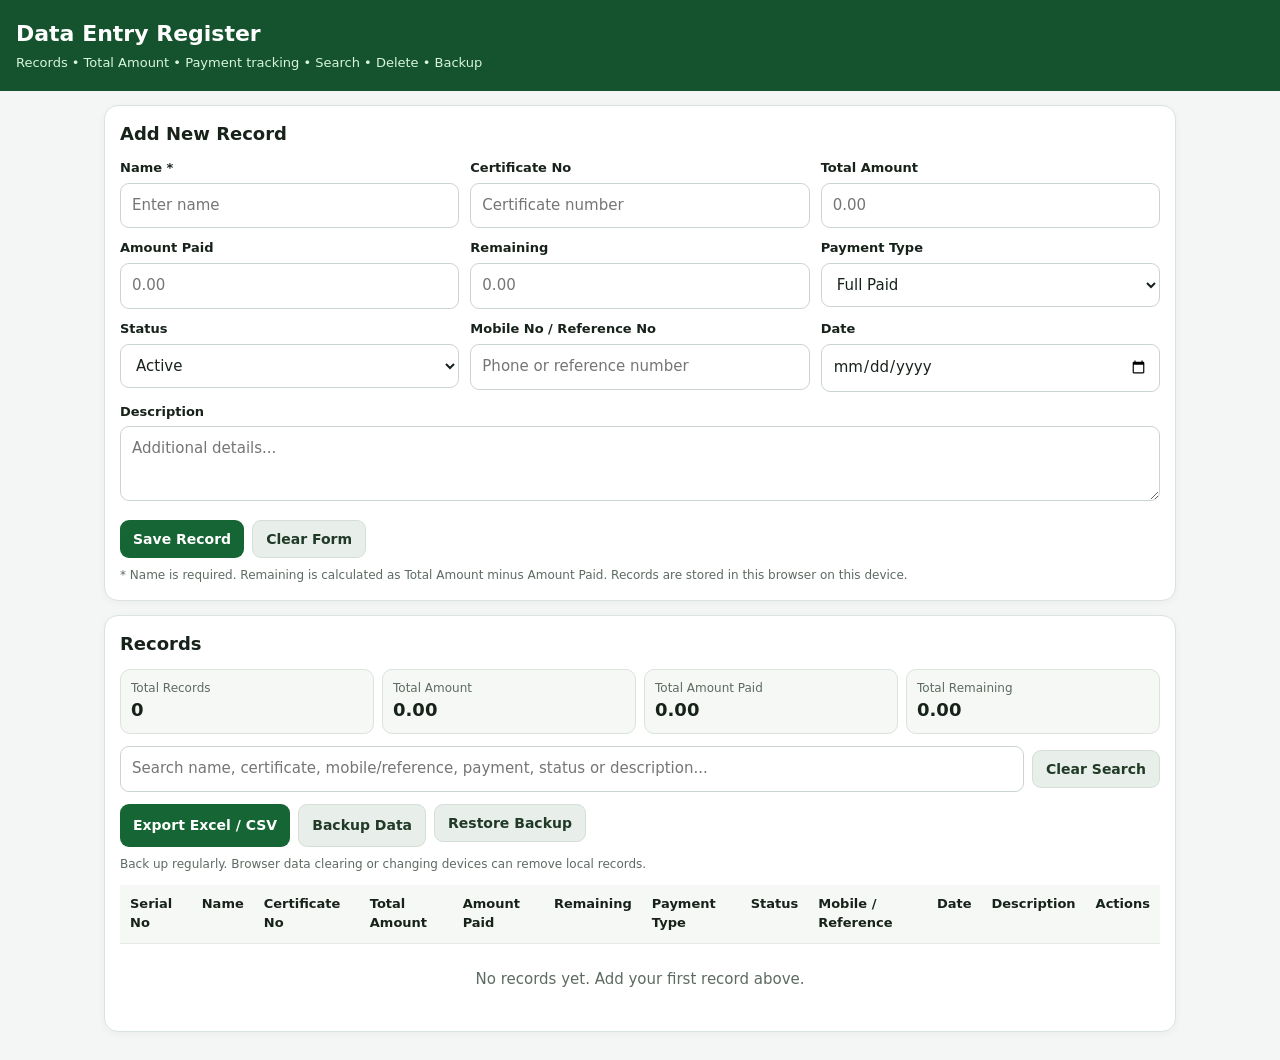
<file: index.html>
<!doctype html>
<html lang="en">
<head>
  <meta charset="utf-8">
  <meta name="viewport" content="width=device-width,initial-scale=1">
  <meta name="theme-color" content="#14532d">
  <meta name="mobile-web-app-capable" content="yes">
  <meta name="apple-mobile-web-app-capable" content="yes">
  <meta name="apple-mobile-web-app-status-bar-style" content="default">
  <link rel="manifest" href="./manifest.json">
  <link rel="apple-touch-icon" href="./icons/icon-192.png">
  <title>Data Entry Register v8</title>
  <style>
    :root{--g:#14532d;--g2:#166534;--bg:#f3f6f4;--line:#dbe3dd;--text:#17221a;--muted:#5d6b61}
    *{box-sizing:border-box}
    body{margin:0;background:var(--bg);color:var(--text);font:15px/1.45 system-ui,-apple-system,Segoe UI,Roboto,sans-serif}
    header{background:var(--g);color:#fff;padding:18px 16px}
    header h1{margin:0;font-size:22px}
    header p{margin:4px 0 0;color:#d9f5df;font-size:13px}
    main{max-width:1100px;margin:auto;padding:14px}
    .panel{background:#fff;border:1px solid var(--line);border-radius:14px;padding:15px;margin-bottom:14px;box-shadow:0 2px 8px #12220f0a}
    h2{font-size:18px;margin:0 0 12px}
    .grid{display:grid;grid-template-columns:repeat(2,minmax(0,1fr));gap:11px}
    label{display:block;font-weight:650;font-size:13px;margin-bottom:5px}
    input,select,textarea{width:100%;padding:11px;border:1px solid #cbd5ce;border-radius:9px;background:white;color:var(--text);font:inherit;min-width:0}
    textarea{min-height:75px;resize:vertical}
    .full{grid-column:1/-1}
    .buttons{display:flex;gap:8px;flex-wrap:wrap;margin-top:12px}
    button,.filebtn{border:0;border-radius:9px;padding:10px 13px;font:600 14px system-ui;cursor:pointer;background:var(--g2);color:white;display:inline-flex;align-items:center;justify-content:center}
    button.secondary,.filebtn.secondary{background:#e8eee9;color:#203a27;border:1px solid #d5dfd7}
    button.danger{background:#fee2e2;color:#991b1b}
    button.small{padding:7px 9px;font-size:12px}
    .searchrow{display:flex;gap:8px;align-items:center}
    .searchrow input{flex:1}
    .stats{display:grid;grid-template-columns:repeat(4,minmax(0,1fr));gap:8px;margin-bottom:12px}
    .stat{background:#f5f8f5;border:1px solid var(--line);padding:10px;border-radius:10px}
    .stat span{display:block;color:var(--muted);font-size:12px}
    .stat strong{font-size:18px;overflow-wrap:anywhere}
    .tablewrap{overflow-x:auto}
    table{border-collapse:collapse;width:100%;min-width:900px}
    th,td{text-align:left;padding:10px;border-bottom:1px solid #e5ebe6;vertical-align:top;font-size:13px}
    th{background:#f5f8f5;position:sticky;top:0}
    td .desc{white-space:pre-wrap;max-width:220px;overflow-wrap:anywhere}
    .pill{display:inline-block;border-radius:20px;padding:3px 8px;font-size:11px;font-weight:700;background:#e5e7eb;color:#374151}
    .paid{background:#dcfce7;color:#166534}
    .partial{background:#fef3c7;color:#92400e}
    .unpaid{background:#fee2e2;color:#991b1b}
    .active{background:#dbeafe;color:#1d4ed8}
    .empty{text-align:center;color:var(--muted);padding:25px}
    .note{font-size:12px;color:var(--muted);margin:9px 0 0}
    .hidden{display:none!important}
    @media(min-width:760px){.grid{grid-template-columns:repeat(3,minmax(0,1fr))}.full{grid-column:span 3}}
    @media(max-width:420px){main{padding:9px}.panel{padding:12px}.grid{gap:9px}.stats{grid-template-columns:1fr 1fr}.stats .stat:last-child{grid-column:auto}.searchrow{flex-direction:column;align-items:stretch}.searchrow button{width:100%}}

    /* Save Successful Pop-up Modal Styles */
    .modal-overlay{position:fixed;top:0;left:0;width:100%;height:100%;background:rgba(0,0,0,.55);display:flex;align-items:center;justify-content:center;z-index:99999;opacity:0;visibility:hidden;transition:opacity .25s ease,visibility .25s ease;backdrop-filter:blur(3px)}
    .modal-overlay.show{opacity:1;visibility:visible}
    .modal-box{background:#fff;border-radius:16px;width:90%;max-width:400px;padding:24px 20px;text-align:center;box-shadow:0 10px 30px rgba(0,0,0,.25);transform:scale(.85);transition:transform .25s cubic-bezier(.175,.885,.32,1.275)}
    .modal-overlay.show .modal-box{transform:scale(1)}
    .modal-icon{width:62px;height:62px;background:#dcfce7;color:#166534;border-radius:50%;display:inline-flex;align-items:center;justify-content:center;font-size:32px;font-weight:700;margin:0 auto 12px;border:2px solid #86efac}
    .modal-title{font-size:20px;font-weight:700;color:#14532d;margin:0 0 4px}
    .modal-subtitle{font-size:14px;color:#5d6b61;margin:0 0 14px}
    .modal-details{background:#f5f8f5;border:1px solid var(--line);border-radius:10px;padding:11px 13px;text-align:left;font-size:13px;margin-bottom:16px;line-height:1.6}
    .modal-details div{display:flex;justify-content:space-between;margin-bottom:3px}
    .modal-details div:last-child{margin-bottom:0}
    .modal-details strong{color:var(--text)}
    .modal-btn{background:var(--g2);color:#fff;border:0;border-radius:9px;padding:11px 20px;font:600 14px system-ui;cursor:pointer;width:100%}
    .modal-btn:hover{background:var(--g)}
  </style>
</head>
<body>
  <header>
    <h1>Data Entry Register</h1>
    <p>Records • Total Amount • Payment tracking • Search • Delete • Backup</p>
  </header>
  <main>
    <section class="panel">
      <h2 id="formTitle">Add New Record</h2>
      <form id="entryForm">
        <input type="hidden" id="recordId">
        <div class="grid">
          <div><label for="name">Name *</label><input id="name" required maxlength="120" placeholder="Enter name"></div>
          <div><label for="certificate">Certificate No</label><input id="certificate" maxlength="100" placeholder="Certificate number"></div>
          <div><label for="totalAmount">Total Amount</label><input id="totalAmount" type="number" min="0" step="0.01" inputmode="decimal" placeholder="0.00"></div>
          <div><label for="amountPaid">Amount Paid</label><input id="amountPaid" type="number" min="0" step="0.01" inputmode="decimal" placeholder="0.00"></div>
          <div><label for="remaining">Remaining</label><input id="remaining" type="number" min="0" step="0.01" inputmode="decimal" placeholder="0.00"></div>
          <div><label for="payment">Payment Type</label><select id="payment"><option>Full Paid</option><option>Partial Paid</option><option>Unpaid</option></select></div>
          <div><label for="status">Status</label><select id="status"><option>Active</option><option>Pending</option><option>Completed</option><option>On Hold</option><option>Inactive</option></select></div>
          <div><label for="mobile">Mobile No / Reference No</label><input id="mobile" maxlength="120" placeholder="Phone or reference number"></div>
          <div><label for="date">Date</label><input id="date" type="date"></div>
          <div class="full"><label for="description">Description</label><textarea id="description" maxlength="2000" placeholder="Additional details..."></textarea></div>
        </div>
        <div class="buttons">
          <button type="submit" id="saveBtn">Save Record</button>
          <button type="button" class="secondary" id="clearBtn">Clear Form</button>
        </div>
        <p class="note">* Name is required. Remaining is calculated as Total Amount minus Amount Paid. Records are stored in this browser on this device.</p>
      </form>
    </section>
    <section class="panel">
      <h2>Records</h2>
      <div class="stats">
        <div class="stat"><span>Total Records</span><strong id="totalCount">0</strong></div>
        <div class="stat"><span>Total Amount</span><strong id="totalAllAmount">0.00</strong></div>
        <div class="stat"><span>Total Amount Paid</span><strong id="totalPaid">0.00</strong></div>
        <div class="stat"><span>Total Remaining</span><strong id="totalRemaining">0.00</strong></div>
      </div>
      <div class="searchrow">
        <input id="search" placeholder="Search name, certificate, mobile/reference, payment, status or description...">
        <button type="button" class="secondary" id="clearSearch">Clear Search</button>
      </div>
      <div class="buttons">
        <button type="button" id="exportCsv">Export Excel / CSV</button>
        <button type="button" class="secondary" id="backup">Backup Data</button>
        <label class="filebtn secondary" for="restoreFile">Restore Backup</label>
        <input id="restoreFile" class="hidden" type="file" accept=".json,application/json">
      </div>
      <p class="note">Back up regularly. Browser data clearing or changing devices can remove local records.</p>
      <div class="tablewrap" style="margin-top:12px">
        <table>
          <thead>
            <tr>
              <th>Serial No</th><th>Name</th><th>Certificate No</th><th>Total Amount</th><th>Amount Paid</th><th>Remaining</th><th>Payment Type</th><th>Status</th><th>Mobile / Reference</th><th>Date</th><th>Description</th><th>Actions</th>
            </tr>
          </thead>
          <tbody id="recordsBody"></tbody>
        </table>
        <div id="empty" class="empty">No records yet. Add your first record above.</div>
      </div>
    </section>
  </main>

  <!-- Save Successful Pop-up Modal -->
  <div id="saveSuccessModal" class="modal-overlay" onclick="closeSaveSuccess(event)">
    <div class="modal-box" onclick="event.stopPropagation()">
      <div class="modal-icon">&#10003;</div>
      <h3 class="modal-title" id="modalTitle">Save Successful!</h3>
      <p class="modal-subtitle" id="modalSubtitle">রেকর্ড সফলভাবে সংরক্ষিত হয়েছে</p>
      <div class="modal-details" id="modalDetails"></div>
      <button type="button" class="modal-btn" onclick="closeSaveSuccess()">OK / ঠিক আছে</button>
    </div>
  </div>

  <script>
    const STORAGE_KEY='dataEntryRegister_v1';
    const $=id=>document.getElementById(id);
    let records=[];
    try{records=JSON.parse(localStorage.getItem(STORAGE_KEY)||'[]');if(!Array.isArray(records))records=[]}catch(e){records=[]}
    const fields=['name','certificate','totalAmount','amountPaid','remaining','payment','status','mobile','date','description'];
    
    function persist(){localStorage.setItem(STORAGE_KEY,JSON.stringify(records));render()}
    function esc(v){return String(v??'').replace(/[&<>"']/g,c=>({'&':'&amp;','<':'&lt;','>':'&gt;','"':'&quot;',"'":'&#39;'}[c]))}
    function money(v){return(Number(v)||0).toLocaleString('en-IN',{minimumFractionDigits:2,maximumFractionDigits:2})}
    function readForm(){
      const o={};
      fields.forEach(f=>o[f]=$(f).value.trim());
      o.totalAmount=Number(o.totalAmount)||0;
      o.amountPaid=Number(o.amountPaid)||0;
      o.remaining=Math.max(0,o.totalAmount-o.amountPaid);
      return o;
    }
    function resetForm(){
      $('entryForm').reset();
      $('recordId').value='';
      $('formTitle').textContent='Add New Record';
      $('saveBtn').textContent='Save Record';
      $('payment').value='Full Paid';
      $('status').value='Active';
    }

    $('entryForm').addEventListener('submit',e=>{
      e.preventDefault();
      const o=readForm();
      if(!o.name){alert('Please enter a name.');return}
      const id=$('recordId').value;
      const certKey=String(o.certificate||'').trim().toLowerCase();
      if(certKey){
        const duplicate=records.find(r=>String(r.certificate||'').trim().toLowerCase()===certKey&&r.id!==id);
        if(duplicate){
          alert('এই Certificate No আগে থেকেই এন্ট্রি করা আছে। অনুগ্রহ করে অন্য Certificate No দিন।');
          $('certificate').focus();
          return;
        }
      }
      if(id){
        const i=records.findIndex(r=>r.id===id);
        if(i>=0)records[i]={...records[i],...o,updatedAt:new Date().toISOString()};
      }else{
        records.unshift({...o,id:(crypto.randomUUID?crypto.randomUUID():String(Date.now())+Math.random()),createdAt:new Date().toISOString()});
      }
      const isUpdate = Boolean(id);
      persist();
      resetForm();
      showSaveSuccess(o, isUpdate);
    });

    $('clearBtn').addEventListener('click',resetForm);
    ['totalAmount','amountPaid'].forEach(id=>$(id).addEventListener('input',()=>{
      $('remaining').value=Math.max(0,(Number($('totalAmount').value)||0)-(Number($('amountPaid').value)||0)).toFixed(2);
    }));

    function editRecord(id){
      const r=records.find(x=>x.id===id);
      if(!r)return;
      fields.forEach(f=>$(f).value=r[f]??(f==='totalAmount'?0:''));
      $('remaining').value=Math.max(0,(Number($('totalAmount').value)||0)-(Number($('amountPaid').value)||0)).toFixed(2);
      $('recordId').value=id;
      $('formTitle').textContent='Edit Record';
      $('saveBtn').textContent='Update Record';
      window.scrollTo({top:0,behavior:'smooth'});
    }

    function deleteRecord(id){
      const r=records.find(x=>x.id===id);
      if(r&&confirm('Delete record for '+r.name+'? This cannot be undone unless you have a backup.')){
        records=records.filter(x=>x.id!==id);
        persist();
        if($('recordId').value===id)resetForm();
      }
    }

    function render(){
      const q=$('search').value.trim().toLowerCase(),list=records.filter(r=>fields.some(f=>String(r[f]??'').toLowerCase().includes(q)));
      $('recordsBody').innerHTML=list.map((r,index)=>{
        let p=r.payment||'Full Paid';
        if(p==='Fully Paid')p='Full Paid';
        if(p==='Partially Paid')p='Partial Paid';
        if(p==='Total Due')p='Unpaid';
        return `<tr>
          <td>${index+1}</td>
          <td><strong>${esc(r.name)}</strong></td>
          <td>${esc(r.certificate)}</td>
          <td>${money(r.totalAmount)}</td>
          <td>${money(r.amountPaid)}</td>
          <td>${money(r.remaining)}</td>
          <td><span class="pill ${p==='Full Paid'?'paid':p==='Unpaid'?'unpaid':'partial'}">${esc(p)}</span></td>
          <td><span class="pill ${r.status==='Active'||r.status==='Completed'?'active':''}">${esc(r.status)}</span></td>
          <td>${esc(r.mobile)}</td>
          <td>${esc(r.date)}</td>
          <td><div class="desc">${esc(r.description)}</div></td>
          <td>
            <div class="buttons" style="margin:0;flex-wrap:nowrap">
              <button class="small" data-edit="${esc(r.id)}">Edit</button>
              <button class="small danger" data-delete="${esc(r.id)}">Delete</button>
            </div>
          </td>
        </tr>`;
      }).join('');
      $('empty').classList.toggle('hidden',list.length>0);
      if(!list.length)$('empty').textContent=q?'No matching records found.':'No records yet. Add your first record above.';
      $('totalCount').textContent=records.length;
      $('totalAllAmount').textContent=money(records.reduce((s,r)=>s+(Number(r.totalAmount)||0),0));
      $('totalPaid').textContent=money(records.reduce((s,r)=>s+(Number(r.amountPaid)||0),0));
      $('totalRemaining').textContent=money(records.reduce((s,r)=>s+(Number(r.remaining)||0),0));
    }

    $('recordsBody').addEventListener('click',e=>{
      const a=e.target.closest('[data-edit]'),b=e.target.closest('[data-delete]');
      if(a)editRecord(a.dataset.edit);
      if(b)deleteRecord(b.dataset.delete);
    });

    $('search').addEventListener('input',render);
    $('clearSearch').addEventListener('click',()=>{
      $('search').value='';
      render();
    });

    function download(name,content,type){
      const blob=new Blob([content],{type}),url=URL.createObjectURL(blob),a=document.createElement('a');
      a.href=url;
      a.download=name;
      a.click();
      setTimeout(()=>URL.revokeObjectURL(url),1000);
    }

    $('exportCsv').addEventListener('click',()=>{
      const h=['Serial No','Name','Certificate No','Total Amount','Amount Paid','Remaining','Payment Type','Status','Mobile No / Reference No','Date','Description'],
            rows=records.map((r,index)=>[index+1,r.name,r.certificate,r.totalAmount??0,r.amountPaid,r.remaining,r.payment,r.status,r.mobile,r.date||'',r.description]);
      download('data-entry-records.csv','\ufeff'+[h,...rows].map(row=>row.map(v=>'"'+String(v??'').replace(/"/g,'""')+'"').join(',')).join('\r\n'),'text/csv;charset=utf-8;');
    });

    $('backup').addEventListener('click',()=>{
      download('data-entry-backup-'+new Date().toISOString().slice(0,10)+'.json',JSON.stringify({app:'Data Entry Register',version:3,exportedAt:new Date().toISOString(),records},null,2),'application/json');
    });

    $('restoreFile').addEventListener('change',async e=>{
      const file=e.target.files[0];
      if(!file)return;
      try{
        const data=JSON.parse(await file.text()),incoming=Array.isArray(data)?data:data.records;
        if(!Array.isArray(incoming))throw Error('Invalid backup');
        if(!confirm('Restore '+incoming.length+' records? This replaces current records. Export a backup first if needed.'))return;
        records=incoming.map(r=>({...r,id:String(r.id||((crypto.randomUUID&&crypto.randomUUID())||Date.now()+Math.random())),payment:({'Fully Paid':'Full Paid','Partially Paid':'Partial Paid','Total Due':'Unpaid'}[r.payment]||(['Full Paid','Partial Paid','Unpaid'].includes(r.payment)?r.payment:'Full Paid'))}));
        persist();
        resetForm();
        alert('Backup restored successfully');
      }catch(err){
        alert('Could not restore this file. Please choose a valid backup JSON file.');
      }finally{
        e.target.value='';
      }
    });

    render();
    if('serviceWorker' in navigator) window.addEventListener('load',()=>navigator.serviceWorker.register('./sw.js').catch(()=>{}));

    /* Modal Controller Functions */
    function showSaveSuccess(record, isUpdated) {
      $('modalTitle').textContent = isUpdated ? 'Update Successful!' : 'Save Successful!';
      $('modalSubtitle').textContent = isUpdated ? 'রেকর্ড সফলভাবে আপডেট করা হয়েছে' : 'রেকর্ড সফলভাবে সংরক্ষিত হয়েছে';
      $('modalDetails').innerHTML = '<div><span>Name:</span> <strong>' + esc(record.name) + '</strong></div>' +
        (record.certificate ? '<div><span>Certificate No:</span> <strong>' + esc(record.certificate) + '</strong></div>' : '') +
        '<div><span>Total Amount:</span> <strong>' + money(record.totalAmount) + '</strong></div>' +
        '<div><span>Amount Paid:</span> <strong>' + money(record.amountPaid) + '</strong></div>' +
        '<div><span>Remaining:</span> <strong>' + money(record.remaining) + '</strong></div>' +
        '<div><span>Payment:</span> <strong>' + esc(record.payment || 'Full Paid') + '</strong></div>';
      $('saveSuccessModal').classList.add('show');
    }

    function closeSaveSuccess() {
      $('saveSuccessModal').classList.remove('show');
    }

    document.addEventListener('keydown', function(e) {
      if (e.key === 'Escape') closeSaveSuccess();
    });
  </script>
</body>
  </html>
</file>
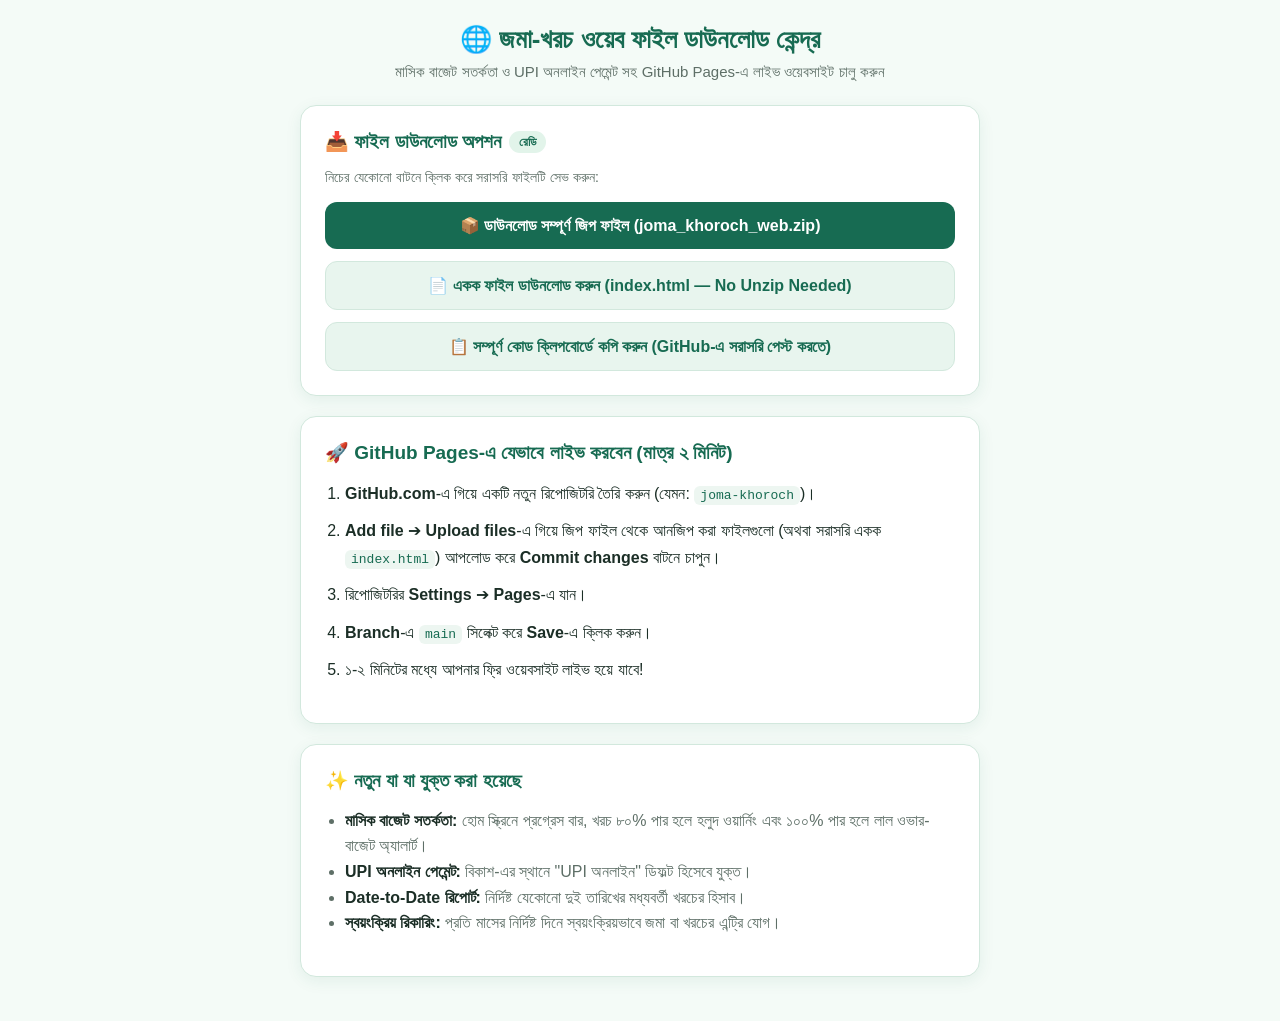
<file: download.html>
<!DOCTYPE html>
<html lang="bn">
<head>
  <meta charset="UTF-8">
  <meta name="viewport" content="width=device-width, initial-scale=1.0">
  <title>ডাউনলোড করুন • জমা-খরচ GitHub Pages ফাইল</title>
  <style>
    :root {
      --primary: #176b52;
      --primary-dark: #0f4d3a;
      --bg: #f4fbf7;
      --card-bg: #ffffff;
      --text: #1b2e26;
      --text-muted: #5e6f67;
      --border: #d2e8dd;
    }
    body {
      font-family: -apple-system, BlinkMacSystemFont, "Segoe UI", Roboto, "Hind Siliguri", sans-serif;
      background: var(--bg);
      color: var(--text);
      margin: 0;
      padding: 24px 16px;
      display: flex;
      justify-content: center;
    }
    .container {
      max-width: 680px;
      width: 100%;
    }
    .header {
      text-align: center;
      margin-bottom: 24px;
    }
    .header h1 {
      color: var(--primary);
      margin: 0 0 8px 0;
      font-size: 26px;
    }
    .header p {
      color: var(--text-muted);
      margin: 0;
      font-size: 15px;
    }
    .card {
      background: var(--card-bg);
      border: 1px solid var(--border);
      border-radius: 16px;
      padding: 24px;
      box-shadow: 0 4px 16px rgba(23, 107, 82, 0.08);
      margin-bottom: 20px;
    }
    .card h2 {
      margin-top: 0;
      font-size: 19px;
      color: var(--primary);
      display: flex;
      align-items: center;
      gap: 8px;
    }
    .btn-group {
      display: flex;
      flex-direction: column;
      gap: 12px;
      margin-top: 16px;
    }
    .btn {
      display: flex;
      align-items: center;
      justify-content: center;
      gap: 10px;
      padding: 14px 20px;
      border-radius: 12px;
      font-size: 16px;
      font-weight: 600;
      text-decoration: none;
      cursor: pointer;
      border: none;
      transition: all 0.2s ease;
    }
    .btn-primary {
      background: var(--primary);
      color: #ffffff;
    }
    .btn-primary:hover {
      background: var(--primary-dark);
      transform: translateY(-1px);
    }
    .btn-secondary {
      background: #e8f5ee;
      color: var(--primary);
      border: 1px solid var(--border);
    }
    .btn-secondary:hover {
      background: #d9efe4;
    }
    .badge {
      display: inline-block;
      padding: 4px 10px;
      border-radius: 20px;
      font-size: 12px;
      font-weight: bold;
      background: #e2f4ea;
      color: var(--primary);
    }
    .steps {
      padding-left: 20px;
      line-height: 1.7;
    }
    .steps li {
      margin-bottom: 10px;
    }
    code {
      background: #edf6f1;
      padding: 2px 6px;
      border-radius: 6px;
      font-family: monospace;
      color: var(--primary);
    }
    .toast {
      display: none;
      position: fixed;
      bottom: 24px;
      left: 50%;
      transform: translateX(-50%);
      background: #176b52;
      color: #fff;
      padding: 12px 24px;
      border-radius: 30px;
      box-shadow: 0 4px 12px rgba(0,0,0,0.15);
      font-weight: 600;
      z-index: 999;
    }
  </style>
</head>
<body>
  <div class="container">
    <div class="header">
      <h1>🌐 জমা-খরচ ওয়েব ফাইল ডাউনলোড কেন্দ্র</h1>
      <p>মাসিক বাজেট সতর্কতা ও UPI অনলাইন পেমেন্ট সহ GitHub Pages-এ লাইভ ওয়েবসাইট চালু করুন</p>
    </div>

    <!-- DOWNLOAD BUTTONS -->
    <div class="card">
      <h2>📥 ফাইল ডাউনলোড অপশন <span class="badge">রেডি</span></h2>
      <p style="color: var(--text-muted); font-size: 14px; margin-top: 4px;">
        নিচের যেকোনো বাটনে ক্লিক করে সরাসরি ফাইলটি সেভ করুন:
      </p>

      <div class="btn-group">
        <a href="joma_khoroch_web.zip" download="joma_khoroch_web.zip" class="btn btn-primary" id="downloadZipBtn">
          📦 ডাউনলোড সম্পূর্ণ জিপ ফাইল (joma_khoroch_web.zip)
        </a>
        <a href="web/index_standalone.html" download="index.html" class="btn btn-secondary" id="downloadHtmlBtn">
          📄 একক ফাইল ডাউনলোড করুন (index.html — No Unzip Needed)
        </a>
        <button type="button" class="btn btn-secondary" id="copyCodeBtn">
          📋 সম্পূর্ণ কোড ক্লিপবোর্ডে কপি করুন (GitHub-এ সরাসরি পেস্ট করতে)
        </button>
      </div>
    </div>

    <!-- QUICK GITHUB STEPS -->
    <div class="card">
      <h2>🚀 GitHub Pages-এ যেভাবে লাইভ করবেন (মাত্র ২ মিনিট)</h2>
      <ol class="steps">
        <li><strong>GitHub.com</strong>-এ গিয়ে একটি নতুন রিপোজিটরি তৈরি করুন (যেমন: <code>joma-khoroch</code>)।</li>
        <li><strong>Add file</strong> ➔ <strong>Upload files</strong>-এ গিয়ে জিপ ফাইল থেকে আনজিপ করা ফাইলগুলো (অথবা সরাসরি একক <code>index.html</code>) আপলোড করে <strong>Commit changes</strong> বাটনে চাপুন।</li>
        <li>রিপোজিটরির <strong>Settings</strong> ➔ <strong>Pages</strong>-এ যান।</li>
        <li><strong>Branch</strong>-এ <code>main</code> সিলেক্ট করে <strong>Save</strong>-এ ক্লিক করুন।</li>
        <li>১-২ মিনিটের মধ্যে আপনার ফ্রি ওয়েবসাইট লাইভ হয়ে যাবে!</li>
      </ol>
    </div>

    <!-- FEATURES INCLUDED -->
    <div class="card">
      <h2>✨ নতুন যা যা যুক্ত করা হয়েছে</h2>
      <ul style="padding-left: 20px; line-height: 1.6; color: var(--text-muted);">
        <li><strong style="color: var(--text);">মাসিক বাজেট সতর্কতা:</strong> হোম স্ক্রিনে প্রগ্রেস বার, খরচ ৮০% পার হলে হলুদ ওয়ার্নিং এবং ১০০% পার হলে লাল ওভার-বাজেট অ্যালার্ট।</li>
        <li><strong style="color: var(--text);">UPI অনলাইন পেমেন্ট:</strong> বিকাশ-এর স্থানে "UPI অনলাইন" ডিফল্ট হিসেবে যুক্ত।</li>
        <li><strong style="color: var(--text);">Date-to-Date রিপোর্ট:</strong> নির্দিষ্ট যেকোনো দুই তারিখের মধ্যবর্তী খরচের হিসাব।</li>
        <li><strong style="color: var(--text);">স্বয়ংক্রিয় রিকারিং:</strong> প্রতি মাসের নির্দিষ্ট দিনে স্বয়ংক্রিয়ভাবে জমা বা খরচের এন্ট্রি যোগ।</li>
      </ul>
    </div>
  </div>

  <div id="toast" class="toast">✅ কোড সফলভাবে কপি হয়েছে!</div>

  <script>
    document.getElementById('copyCodeBtn').addEventListener('click', async () => {
      try {
        const res = await fetch('web/index_standalone.html');
        const code = await res.text();
        await navigator.clipboard.writeText(code);
        const t = document.getElementById('toast');
        t.style.display = 'block';
        setTimeout(() => t.style.display = 'none', 3000);
      } catch (err) {
        alert('কপি করার জন্য web/index_standalone.html ফাইলটি ওপেন করে কোড কপি করুন।');
      }
    });
  </script>
</body>
</html>
</file>
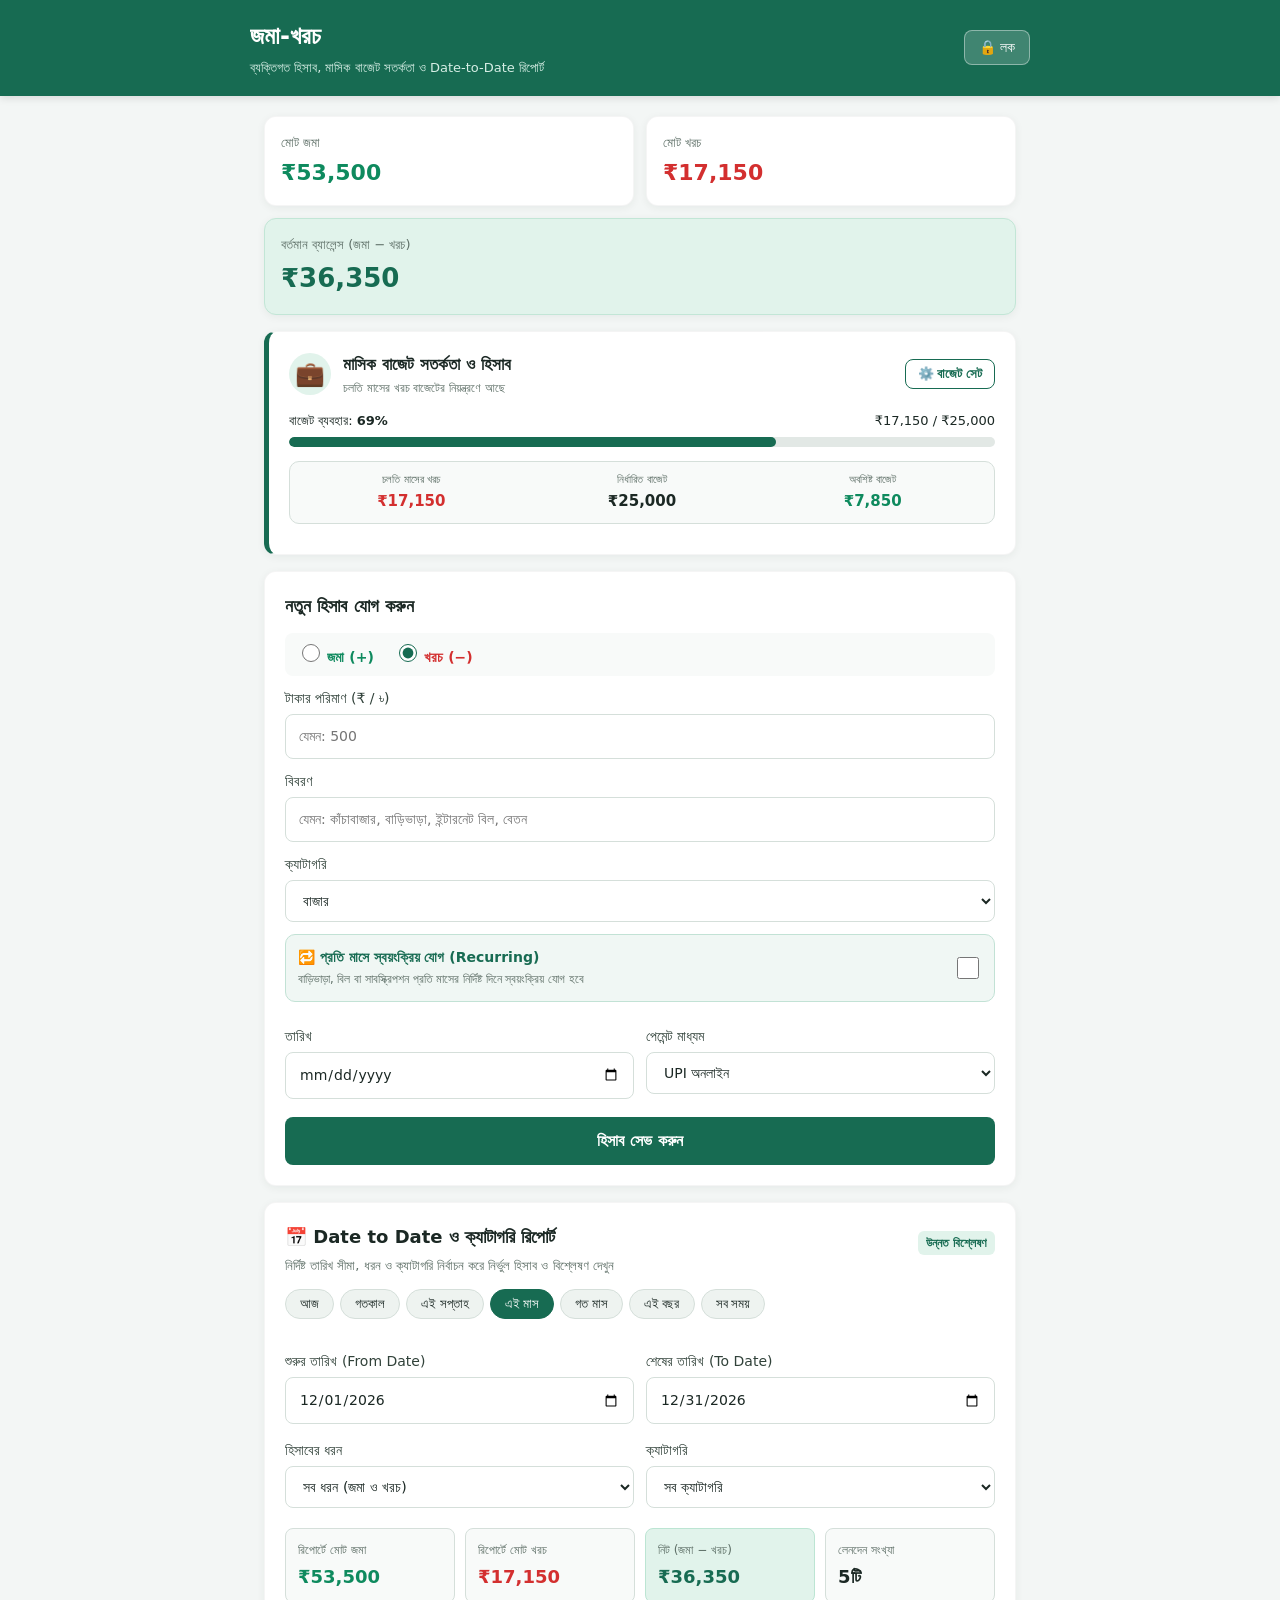
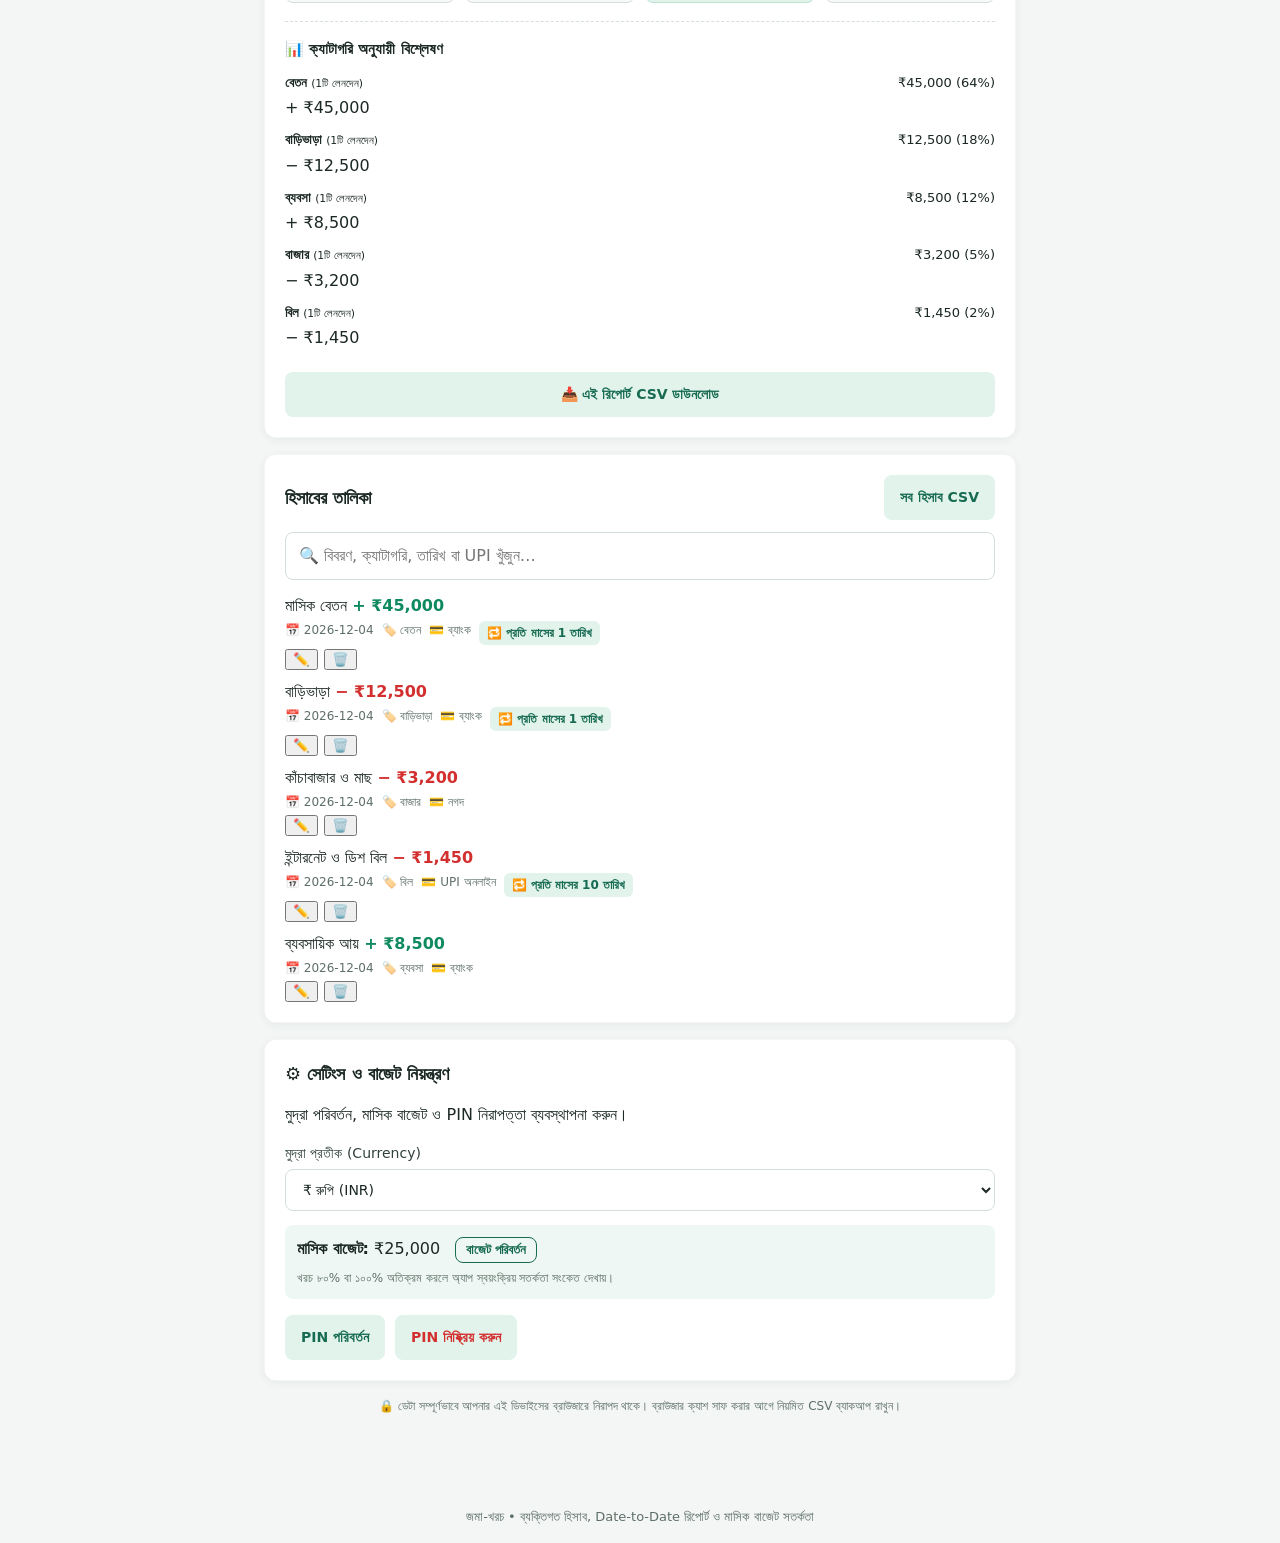
<file: index_standalone.html>
<!doctype html>
<html lang="bn">
<head>
  <meta charset="utf-8">
  <meta name="viewport" content="width=device-width, initial-scale=1">
  <meta name="theme-color" content="#176b52">
  <title>জমা-খরচ • ব্যক্তিগত হিসাব, বাজেট সতর্কতা ও রিপোর্ট</title>
  <style>
* {
  box-sizing: border-box;
}

:root {
  --primary: #176b52;
  --primary-dark: #0f4b39;
  --primary-light: #e1f3eb;
  --income: #0e8a5e;
  --income-bg: #e2f6ee;
  --expense: #d32f2f;
  --expense-bg: #ffebee;
  --bg: #f3f6f5;
  --surface: #ffffff;
  --text: #1b2824;
  --text-muted: #5e6f67;
  --border: #d5dfda;
  --radius: 12px;
}

body {
  margin: 0;
  background: var(--bg);
  color: var(--text);
  font-family: system-ui, -apple-system, "Segoe UI", Roboto, "Noto Sans Bengali", sans-serif;
  line-height: 1.5;
}

header {
  background: var(--primary);
  color: white;
  padding: 18px max(16px, calc((100% - 780px) / 2));
  display: flex;
  align-items: center;
  justify-content: space-between;
  gap: 12px;
  box-shadow: 0 2px 8px rgba(0, 0, 0, 0.12);
}

h1 {
  margin: 0;
  font-size: 24px;
  font-weight: 700;
}

header p {
  margin: 4px 0 0;
  color: #d6eee5;
  font-size: 13px;
}

.headbtn {
  background: rgba(255, 255, 255, 0.18);
  color: white;
  border: 1px solid rgba(255, 255, 255, 0.4);
  border-radius: 8px;
  padding: 8px 14px;
  font-size: 14px;
  cursor: pointer;
  transition: background 0.2s;
}

.headbtn:hover {
  background: rgba(255, 255, 255, 0.3);
}

main {
  max-width: 780px;
  margin: 20px auto;
  padding: 0 14px 40px;
}

.summary {
  display: grid;
  grid-template-columns: 1fr 1fr;
  gap: 12px;
  margin-bottom: 16px;
}

.tile {
  background: var(--surface);
  border-radius: var(--radius);
  padding: 16px;
  box-shadow: 0 2px 8px rgba(16, 43, 32, 0.06);
  border: 1px solid rgba(0, 0, 0, 0.04);
}

.tile span {
  display: block;
  font-size: 13px;
  color: var(--text-muted);
}

.tile strong {
  display: block;
  font-size: 22px;
  margin-top: 4px;
  font-weight: 700;
}

.incomeText {
  color: var(--income);
}

.expenseText {
  color: var(--expense);
}

.balance {
  grid-column: 1 / -1;
  background: var(--primary-light);
  border: 1px solid #c2e6d6;
}

.balance strong {
  color: var(--primary);
  font-size: 26px;
}

.panel {
  background: var(--surface);
  border-radius: var(--radius);
  padding: 20px;
  margin-bottom: 16px;
  box-shadow: 0 2px 8px rgba(16, 43, 32, 0.06);
  border: 1px solid rgba(0, 0, 0, 0.04);
}

h2 {
  font-size: 18px;
  margin: 0 0 14px;
  color: var(--text);
}

.sectionSub {
  font-size: 13px;
  color: var(--text-muted);
  margin: -8px 0 14px;
}

.reportTitleRow {
  display: flex;
  align-items: center;
  justify-content: space-between;
}

.badge {
  background: var(--primary-light);
  color: var(--primary);
  font-size: 12px;
  padding: 3px 8px;
  border-radius: 6px;
  font-weight: 600;
}

.panel label {
  display: block;
  font-size: 14px;
  margin: 12px 0 4px;
  color: #31423a;
  font-weight: 500;
}

.panel input:not([type=radio]):not([type=checkbox]),
.panel select,
.lockCard input {
  display: block;
  width: 100%;
  margin-top: 5px;
  padding: 11px 13px;
  border: 1px solid var(--border);
  border-radius: 8px;
  background: white;
  font: inherit;
  color: var(--text);
  outline: none;
  transition: border-color 0.2s;
}

.panel input:focus,
.panel select:focus,
.lockCard input:focus {
  border-color: var(--primary);
  box-shadow: 0 0 0 3px rgba(23, 107, 82, 0.15);
}

.typeRow {
  display: flex;
  gap: 20px;
  margin-bottom: 12px;
  padding: 8px 12px;
  background: #f8faf9;
  border-radius: 8px;
}

.radioLabel {
  display: flex;
  align-items: center;
  gap: 8px;
  cursor: pointer;
  margin: 0 !important;
}

.radioLabel input {
  accent-color: var(--primary);
  width: 18px;
  height: 18px;
}

.incomeTag {
  color: var(--income);
  font-weight: 700;
}

.expenseTag {
  color: var(--expense);
  font-weight: 700;
}

.formGrid2 {
  display: grid;
  grid-template-columns: 1fr 1fr;
  gap: 12px;
}

.formBtns {
  display: flex;
  gap: 10px;
  margin-top: 14px;
}

.primary, .secondary {
  border: 0;
  border-radius: 8px;
  padding: 12px 16px;
  font: inherit;
  font-weight: 600;
  cursor: pointer;
  transition: opacity 0.2s, background 0.2s;
}

.primary {
  width: 100%;
  background: var(--primary);
  color: white;
}

.primary:hover {
  background: var(--primary-dark);
}

.secondary {
  background: var(--primary-light);
  color: var(--primary);
  font-size: 14px;
}

.secondary:hover {
  background: #cfeedf;
}

.full {
  width: 100%;
  margin-top: 12px;
}

.presetButtons {
  display: flex;
  gap: 6px;
  overflow-x: auto;
  padding-bottom: 8px;
  margin-bottom: 12px;
}

.presetBtn {
  background: #eef3f0;
  border: 1px solid var(--border);
  color: var(--text);
  border-radius: 20px;
  padding: 6px 14px;
  font-size: 13px;
  cursor: pointer;
  white-space: nowrap;
  transition: all 0.2s;
}

.presetBtn.active, .presetBtn:hover {
  background: var(--primary);
  color: white;
  border-color: var(--primary);
}

.dateRangeRow, .reportFilterRow {
  display: grid;
  grid-template-columns: 1fr 1fr;
  gap: 12px;
}

.reportGrid {
  display: grid;
  grid-template-columns: repeat(auto-fit, minmax(140px, 1fr));
  gap: 10px;
  margin: 16px 0;
}

.reportStat {
  background: #f8faf9;
  border: 1px solid var(--border);
  padding: 12px;
  border-radius: 8px;
}

.reportStat span {
  display: block;
  font-size: 12px;
  color: var(--text-muted);
}

.reportStat strong {
  display: block;
  font-size: 18px;
  margin-top: 4px;
}

.reportStat.highlight {
  background: var(--primary-light);
  border-color: #bce5d3;
}

.reportStat.highlight strong {
  color: var(--primary);
}

.categoryBreakdownSection {
  margin-top: 18px;
  border-top: 1px dashed var(--border);
  padding-top: 16px;
}

.categoryBreakdownSection h3 {
  font-size: 15px;
  margin: 0 0 12px;
  color: var(--text);
}

.catBarItem {
  margin-bottom: 10px;
}

.catBarHead {
  display: flex;
  justify-content: space-between;
  font-size: 13px;
  margin-bottom: 4px;
}

.catProgressBg {
  background: #e2e8e5;
  height: 8px;
  border-radius: 4px;
  overflow: hidden;
}

.catProgressFill {
  height: 100%;
  border-radius: 4px;
  background: var(--primary);
  transition: width 0.3s;
}

.catProgressFill.expenseFill {
  background: var(--expense);
}

.catProgressFill.incomeFill {
  background: var(--income);
}

.listHead {
  display: flex;
  align-items: center;
  justify-content: space-between;
  margin-bottom: 12px;
}

.listHead h2 {
  margin: 0;
}

.search {
  margin-bottom: 14px;
}

.entriesList {
  display: flex;
  flex-direction: column;
  gap: 10px;
}

.entryItem {
  display: flex;
  justify-content: space-between;
  align-items: center;
  background: #f9fbf9;
  border: 1px solid var(--border);
  padding: 12px 14px;
  border-radius: 10px;
  transition: transform 0.15s, box-shadow 0.15s;
}

.entryItem:hover {
  box-shadow: 0 2px 6px rgba(0, 0, 0, 0.05);
}

.entryMain strong {
  font-size: 15px;
  color: var(--text);
}

.entryMeta {
  display: flex;
  flex-wrap: wrap;
  gap: 8px;
  font-size: 12px;
  color: var(--text-muted);
  margin-top: 3px;
}

.catPill {
  background: #e6eee9;
  color: #2b493e;
  padding: 2px 6px;
  border-radius: 4px;
  font-weight: 500;
}

.recurringPill {
  background: var(--primary-light);
  color: var(--primary);
  padding: 2px 6px;
  border-radius: 4px;
  font-weight: 600;
}

.entryMoney {
  text-align: right;
}

.entryAmount {
  font-size: 16px;
  font-weight: 700;
}

.entryActions {
  display: flex;
  gap: 6px;
  margin-top: 4px;
}

.btnAction {
  background: transparent;
  border: 1px solid var(--border);
  border-radius: 6px;
  padding: 3px 8px;
  font-size: 12px;
  cursor: pointer;
}

.btnAction.edit:hover {
  background: var(--primary-light);
  color: var(--primary);
}

.btnAction.delete:hover {
  background: var(--expense-bg);
  color: var(--expense);
}

.empty {
  text-align: center;
  color: var(--text-muted);
  padding: 24px 0;
  font-size: 14px;
}

.settingsButtons {
  display: flex;
  gap: 10px;
  margin-top: 12px;
}

.text-danger {
  color: var(--expense);
}

.notice {
  font-size: 12px;
  color: var(--text-muted);
  text-align: center;
  margin: 16px 0;
}

.lockScreen {
  position: fixed;
  inset: 0;
  background: rgba(16, 43, 32, 0.7);
  backdrop-filter: blur(4px);
  display: flex;
  align-items: center;
  justify-content: center;
  padding: 16px;
  z-index: 999;
}

.lockCard {
  background: white;
  width: 100%;
  max-width: 380px;
  padding: 28px;
  border-radius: 16px;
  text-align: center;
  box-shadow: 0 10px 30px rgba(0, 0, 0, 0.2);
}

.lockIcon {
  font-size: 40px;
  margin-bottom: 8px;
}

.lockCard h2 {
  margin: 0 0 6px;
}

.lockCard p {
  color: var(--text-muted);
  font-size: 14px;
  margin: 0 0 16px;
}

.error {
  color: var(--expense);
  font-size: 13px;
  margin-top: 10px;
}

footer {
  text-align: center;
  padding: 16px;
  font-size: 13px;
  color: var(--text-muted);
}

/* --- MONTHLY BUDGET ALERT CARD & MODAL --- */
.budgetCard {
  border-left: 5px solid var(--primary);
  background: var(--surface);
  transition: all 0.3s ease;
}

.budgetCard.warning {
  border-left-color: #e65100;
  background: #fff9f4;
}

.budgetCard.exceeded {
  border-left-color: #d32f2f;
  background: #fff5f5;
}

.budgetHeader {
  display: flex;
  align-items: center;
  justify-content: space-between;
  gap: 12px;
  margin-bottom: 14px;
}

.budgetTitleGroup {
  display: flex;
  align-items: center;
  gap: 12px;
}

.budgetIcon {
  font-size: 24px;
  background: var(--primary-light);
  width: 42px;
  height: 42px;
  border-radius: 50%;
  display: flex;
  align-items: center;
  justify-content: center;
}

.budgetCard.warning .budgetIcon {
  background: #ffe0b2;
}

.budgetCard.exceeded .budgetIcon {
  background: #ffcdd2;
}

.budgetHeader h3 {
  margin: 0;
  font-size: 17px;
  font-weight: 700;
}

.budgetSubtitle {
  margin: 2px 0 0;
  font-size: 12px;
  color: var(--text-muted);
}

.budgetCard.warning .budgetSubtitle {
  color: #e65100;
  font-weight: 600;
}

.budgetCard.exceeded .budgetSubtitle {
  color: #d32f2f;
  font-weight: 600;
}

.btnOutline {
  background: transparent;
  color: var(--primary);
  border: 1px solid var(--primary);
  border-radius: 8px;
  padding: 6px 12px;
  font-size: 13px;
  font-weight: 600;
  cursor: pointer;
  transition: all 0.2s;
}

.btnOutline:hover {
  background: var(--primary-light);
}

.budgetProgressWrap {
  margin-bottom: 14px;
}

.budgetProgressLabels {
  display: flex;
  justify-content: space-between;
  font-size: 13px;
  margin-bottom: 6px;
}

.progressBarTrack {
  background: #e2e8e5;
  height: 10px;
  border-radius: 5px;
  overflow: hidden;
  position: relative;
}

.progressBarFill {
  height: 100%;
  background: var(--primary);
  border-radius: 5px;
  transition: width 0.4s ease, background 0.3s ease;
}

.progressBarFill.warning {
  background: #e65100;
}

.progressBarFill.exceeded {
  background: #d32f2f;
}

.budgetStatsGrid {
  display: grid;
  grid-template-columns: 1fr 1fr 1fr;
  gap: 8px;
  background: #f8faf9;
  border-radius: 10px;
  padding: 10px;
  margin-bottom: 10px;
  border: 1px solid var(--border);
}

.budgetStat {
  text-align: center;
}

.budgetStat span {
  display: block;
  font-size: 11px;
  color: var(--text-muted);
}

.budgetStat strong {
  display: block;
  font-size: 15px;
  margin-top: 2px;
}

.budgetAlertBanner {
  background: #ffebee;
  border: 1px solid #ffcdd2;
  color: #c62828;
  padding: 10px 12px;
  border-radius: 8px;
  font-size: 13px;
  font-weight: 500;
}

.budgetAlertBanner.warning {
  background: #fff3e0;
  border-color: #ffe0b2;
  color: #e65100;
}

.formBudgetWarning {
  background: #ffebee;
  border: 1px solid #ef9a9a;
  color: #c62828;
  padding: 8px 12px;
  border-radius: 8px;
  font-size: 13px;
  margin-bottom: 10px;
  font-weight: 500;
}

/* Modal Overlay & Card */
.modalOverlay {
  position: fixed;
  inset: 0;
  background: rgba(16, 43, 32, 0.65);
  backdrop-filter: blur(4px);
  display: flex;
  align-items: center;
  justify-content: center;
  padding: 16px;
  z-index: 1000;
}

.modalCard {
  background: white;
  width: 100%;
  max-width: 440px;
  padding: 24px;
  border-radius: 16px;
  box-shadow: 0 10px 30px rgba(0, 0, 0, 0.2);
}

.modalHeader {
  display: flex;
  align-items: center;
  justify-content: space-between;
}

.modalHeader h3 {
  margin: 0;
  font-size: 18px;
}

.closeBtn {
  background: transparent;
  border: none;
  font-size: 24px;
  cursor: pointer;
  color: var(--text-muted);
}

.chipBtn {
  background: #eef7f3;
  color: var(--primary);
  border: 1px solid #c2e2d5;
  border-radius: 16px;
  padding: 5px 12px;
  font-size: 12px;
  cursor: pointer;
  transition: all 0.2s;
}

.chipBtn:hover, .chipBtn.active {
  background: var(--primary);
  color: white;
}

@media (max-width: 600px) {
  .dateRangeRow, .reportFilterRow, .formGrid2, .budgetStatsGrid {
    grid-template-columns: 1fr;
  }
}

</style>
</head>
<body>
  <header>
    <div>
      <h1>জমা-খরচ</h1>
      <p>ব্যক্তিগত হিসাব, মাসিক বাজেট সতর্কতা ও Date-to-Date রিপোর্ট</p>
    </div>
    <div class="header-actions">
      <button id="lockNow" class="headbtn" title="অ্যাপ লক করুন">🔒 লক</button>
    </div>
  </header>

  <!-- Lock Screen Overlay -->
  <section id="lockScreen" class="lockScreen" style="display: none;">
    <div class="lockCard">
      <div class="lockIcon">🔐</div>
      <h2 id="lockTitle">জমা-খরচ আনলক করুন</h2>
      <p id="lockText">আপনার PIN/পাসওয়ার্ড লিখুন</p>
      
      <form id="unlockForm">
        <input id="pinInput" type="password" autocomplete="current-password" placeholder="PIN / পাসওয়ার্ড" required>
        <button class="primary" type="submit">আনলক</button>
        <div style="margin-top: 12px; display: flex; flex-direction: column; gap: 8px;">
          <button id="resetPinBtn" type="button" class="secondary" style="width: 100%; border: 1px dashed #176b52; background: #eef7f3; cursor: pointer; padding: 10px; font-weight: 600;">
            🔓 PIN রিসেট করে সরাসরি প্রবেশ করুন
          </button>
        </div>
      </form>

      <div id="setupArea" hidden>
        <p>প্রথমবার ব্যবহারের জন্য একটি PIN তৈরি করতে পারেন (ঐচ্ছিক)।</p>
        <form id="setupForm">
          <input id="newPin" type="password" autocomplete="new-password" placeholder="নতুন PIN / পাসওয়ার্ড" minlength="4" required>
          <input id="confirmPin" type="password" autocomplete="new-password" placeholder="আবার লিখুন" minlength="4" required>
          <button class="primary" type="submit">PIN সেট করুন</button>
        </form>
        <button id="bypassPinBtn" type="button" class="secondary" style="width: 100%; margin-top: 10px;">
          পাসওয়ার্ড ছাড়া সরাসরি ব্যবহার করুন
        </button>
      </div>

      <p id="lockError" class="error" role="alert"></p>
    </div>
  </section>

  <!-- Main Application -->
  <main id="app">
    <!-- Lifetime Overall Summary -->
    <section class="summary">
      <div class="tile">
        <span>মোট জমা</span>
        <strong id="totalIncome" class="incomeText">₹০</strong>
      </div>
      <div class="tile">
        <span>মোট খরচ</span>
        <strong id="totalExpense" class="expenseText">₹০</strong>
      </div>
      <div class="tile balance">
        <span>বর্তমান ব্যালেন্স (জমা − খরচ)</span>
        <strong id="balance">₹০</strong>
      </div>
    </section>

    <!-- MONTHLY BUDGET ALERT & TRACKER SECTION -->
    <section class="panel budgetCard" id="budgetCard">
      <div class="budgetHeader">
        <div class="budgetTitleGroup">
          <div class="budgetIcon" id="budgetIcon">💼</div>
          <div>
            <h3>মাসিক বাজেট সতর্কতা ও হিসাব</h3>
            <p id="budgetAlertSubtitle" class="budgetSubtitle">চলতি মাসের খরচ বাজেটের নিয়ন্ত্রণে আছে</p>
          </div>
        </div>
        <button type="button" id="openBudgetModal" class="btnOutline" title="বাজেট পরিবর্তন করুন">⚙️ বাজেট সেট</button>
      </div>

      <div class="budgetProgressWrap">
        <div class="budgetProgressLabels">
          <span id="budgetUsageLabel">বাজেট ব্যবহার: <strong>0%</strong></span>
          <span id="budgetSpentRatio">₹০ / ₹২৫,০০০</span>
        </div>
        <div class="progressBarTrack">
          <div id="progressBarFill" class="progressBarFill" style="width: 0%;"></div>
        </div>
      </div>

      <div class="budgetStatsGrid">
        <div class="budgetStat">
          <span>চলতি মাসের খরচ</span>
          <strong id="budgetThisMonthExpense" class="expenseText">₹০</strong>
        </div>
        <div class="budgetStat">
          <span>নির্ধারিত বাজেট</span>
          <strong id="budgetMonthlyLimit">₹২৫,০০০</strong>
        </div>
        <div class="budgetStat">
          <span id="budgetRemainingLabel">অবশিষ্ট বাজেট</span>
          <strong id="budgetRemainingAmount" class="incomeText">₹২৫,০০০</strong>
        </div>
      </div>

      <div id="budgetAlertBanner" class="budgetAlertBanner" style="display: none;">
        <span id="budgetAlertMsg"></span>
      </div>
    </section>

    <!-- New Entry Form -->
    <section class="panel">
      <h2 id="formTitle">নতুন হিসাব যোগ করুন</h2>
      <form id="entryForm">
        <input id="editId" type="hidden">
        
        <div class="typeRow">
          <label class="radioLabel">
            <input type="radio" name="type" value="income"> <span class="incomeTag">জমা (+)</span>
          </label>
          <label class="radioLabel">
            <input type="radio" name="type" value="expense" checked> <span class="expenseTag">খরচ (−)</span>
          </label>
        </div>

        <label>
          টাকার পরিমাণ (<span class="currencySymbolDisplay">₹</span> / ৳)
          <input id="amount" type="number" min="0.01" step="0.01" placeholder="যেমন: 500" required>
        </label>

        <!-- REAL-TIME BUDGET WARNING IN FORM -->
        <div id="formBudgetWarning" class="formBudgetWarning" style="display: none;">
          <span id="formBudgetWarningMsg"></span>
        </div>

        <label>
          বিবরণ
          <input id="note" maxlength="100" placeholder="যেমন: কাঁচাবাজার, বাড়িভাড়া, ইন্টারনেট বিল, বেতন" required>
        </label>

        <label>
          ক্যাটাগরি
          <select id="category">
            <option value="বাজার">বাজার</option>
            <option value="বাড়িভাড়া">বাড়িভাড়া</option>
            <option value="বিল">বিল</option>
            <option value="সাবস্ক্রিপশন/ফি">সাবস্ক্রিপশন/ফি</option>
            <option value="বেতন">বেতন</option>
            <option value="ব্যবসা">ব্যবসা</option>
            <option value="যাতায়াত">যাতায়াত</option>
            <option value="চিকিৎসা">চিকিৎসা</option>
            <option value="শিক্ষা">শিক্ষা</option>
            <option value="সঞ্চয়">সঞ্চয়</option>
            <option value="জমা/সঞ্চয়">জমা/সঞ্চয়</option>
            <option value="ঋণ">ঋণ</option>
            <option value="উপহার">উপহার</option>
            <option value="বিনোদন">বিনোদন</option>
            <option value="অন্যান্য">অন্যান্য</option>
          </select>
        </label>

        <!-- RECURRING MONTHLY FEATURE TOGGLE -->
        <div class="recurringBox" style="background: #f0f7f4; border: 1px solid #c2e2d5; border-radius: 10px; padding: 12px; margin: 12px 0;">
          <label style="display: flex; align-items: center; justify-content: space-between; margin: 0; cursor: pointer;">
            <span>
              <strong style="color: #176b52;">🔁 প্রতি মাসে স্বয়ংক্রিয় যোগ (Recurring)</strong><br>
              <small style="color: #5e6f67;">বাড়িভাড়া, বিল বা সাবস্ক্রিপশন প্রতি মাসের নির্দিষ্ট দিনে স্বয়ংক্রিয় যোগ হবে</small>
            </span>
            <input type="checkbox" id="isRecurring" style="width: 22px; height: 22px; accent-color: #176b52; cursor: pointer;">
          </label>

          <div id="recurringDayWrap" style="display: none; margin-top: 10px; border-top: 1px dashed #c2e2d5; padding-top: 8px;">
            <label style="margin: 0; font-size: 13px; font-weight: 600; color: #176b52;">
              প্রতি মাসের কত তারিখে যোগ হবে?
              <select id="recurringDay" style="margin-top: 6px;">
                <option value="1">১ তারিখ</option>
                <option value="5">৫ তারিখ</option>
                <option value="10">১০ তারিখ</option>
                <option value="15">১৫ তারিখ</option>
                <option value="20">২০ তারিখ</option>
                <option value="25">২৫ তারিখ</option>
                <option value="28">২৮ তারিখ</option>
                <option value="30">৩০ তারিখ</option>
              </select>
            </label>
          </div>
        </div>

        <div class="formGrid2">
          <label>
            তারিখ
            <input id="date" type="date" required>
          </label>
          <label>
            পেমেন্ট মাধ্যম
            <select id="paymentMethod">
              <option value="নগদ">নগদ</option>
              <option value="UPI অনলাইন" selected>UPI অনলাইন</option>
              <option value="ব্যাংক">ব্যাংক</option>
              <option value="কার্ড">কার্ড</option>
              <option value="অন্যান্য">অন্যান্য</option>
            </select>
          </label>
        </div>

        <div class="formBtns">
          <button class="primary" type="submit" id="saveBtn">হিসাব সেভ করুন</button>
          <button class="secondary" type="button" id="cancelEdit" hidden>বাতিল</button>
        </div>
      </form>
    </section>

    <!-- POWERFUL DATE TO DATE REPORT SECTION -->
    <section class="panel reportPanel">
      <div class="reportTitleRow">
        <h2>📅 Date to Date ও ক্যাটাগরি রিপোর্ট</h2>
        <span class="badge">উন্নত বিশ্লেষণ</span>
      </div>
      <p class="sectionSub">নির্দিষ্ট তারিখ সীমা, ধরন ও ক্যাটাগরি নির্বাচন করে নির্ভুল হিসাব ও বিশ্লেষণ দেখুন</p>

      <div class="presetButtons">
        <button type="button" class="presetBtn" data-preset="today">আজ</button>
        <button type="button" class="presetBtn" data-preset="yesterday">গতকাল</button>
        <button type="button" class="presetBtn" data-preset="this_week">এই সপ্তাহ</button>
        <button type="button" class="presetBtn active" data-preset="this_month">এই মাস</button>
        <button type="button" class="presetBtn" data-preset="last_month">গত মাস</button>
        <button type="button" class="presetBtn" data-preset="this_year">এই বছর</button>
        <button type="button" class="presetBtn" data-preset="all">সব সময়</button>
      </div>

      <div class="dateRangeRow">
        <label>
          শুরুর তারিখ (From Date)
          <input id="reportStartDate" type="date">
        </label>
        <label>
          শেষের তারিখ (To Date)
          <input id="reportEndDate" type="date">
        </label>
      </div>

      <div class="reportFilterRow">
        <label>
          হিসাবের ধরন
          <select id="reportFilterType">
            <option value="all">সব ধরন (জমা ও খরচ)</option>
            <option value="income">শুধু জমা (+)</option>
            <option value="expense">শুধু খরচ (−)</option>
          </select>
        </label>
        <label>
          ক্যাটাগরি
          <select id="reportFilterCategory">
            <option value="all">সব ক্যাটাগরি</option>
            <option value="বাজার">বাজার</option>
            <option value="বাড়িভাড়া">বাড়িভাড়া</option>
            <option value="বিল">বিল</option>
            <option value="সাবস্ক্রিপশন/ফি">সাবস্ক্রিপশন/ফি</option>
            <option value="বেতন">বেতন</option>
            <option value="ব্যবসা">ব্যবসা</option>
            <option value="যাতায়াত">যাতায়াত</option>
            <option value="চিকিৎসা">চিকিৎসা</option>
            <option value="শিক্ষা">শিক্ষা</option>
            <option value="সঞ্চয়">সঞ্চয়</option>
            <option value="জমা/সঞ্চয়">জমা/সঞ্চয়</option>
            <option value="ঋণ">ঋণ</option>
            <option value="উপহার">উপহার</option>
            <option value="বিনোদন">বিনোদন</option>
            <option value="অন্যান্য">অন্যান্য</option>
          </select>
        </label>
      </div>

      <div class="reportGrid">
        <div class="reportStat">
          <span>রিপোর্টে মোট জমা</span>
          <strong id="reportIncome" class="incomeText">₹০</strong>
        </div>
        <div class="reportStat">
          <span>রিপোর্টে মোট খরচ</span>
          <strong id="reportExpense" class="expenseText">₹০</strong>
        </div>
        <div class="reportStat highlight">
          <span>নিট (জমা − খরচ)</span>
          <strong id="reportNet">₹০</strong>
        </div>
        <div class="reportStat">
          <span>লেনদেন সংখ্যা</span>
          <strong id="reportCount">০টি</strong>
        </div>
      </div>

      <div class="categoryBreakdownSection" id="categoryBreakdownWrapper">
        <h3>📊 ক্যাটাগরি অনুযায়ী বিশ্লেষণ</h3>
        <div id="categoryBars" class="categoryBars"></div>
      </div>

      <div class="reportActionButtons">
        <button id="exportReportCsv" class="secondary full">📥 এই রিপোর্ট CSV ডাউনলোড</button>
      </div>
    </section>

    <!-- Transactions List & Search -->
    <section class="panel">
      <div class="listHead">
        <h2>হিসাবের তালিকা</h2>
        <button id="exportAllCsv" class="secondary">সব হিসাব CSV</button>
      </div>

      <input id="search" class="search" placeholder="🔍 বিবরণ, ক্যাটাগরি, তারিখ বা UPI খুঁজুন…">

      <div class="entriesList" id="entries"></div>
      <p id="empty" class="empty" hidden>কোনো হিসাব পাওয়া যায়নি।</p>
    </section>

    <!-- Security & Settings Panel -->
    <section class="panel security">
      <h2>⚙️ সেটিংস ও বাজেট নিয়ন্ত্রণ</h2>
      <p>মুদ্রা পরিবর্তন, মাসিক বাজেট ও PIN নিরাপত্তা ব্যবস্থাপনা করুন।</p>
      
      <div class="settingsRow">
        <label>
          মুদ্রা প্রতীক (Currency)
          <select id="currencySelect">
            <option value="₹">₹ রুপি (INR)</option>
            <option value="৳">৳ টাকা (BDT)</option>
            <option value="$">$ ডলার (USD)</option>
          </select>
        </label>
      </div>

      <div style="margin-top: 14px; padding: 12px; background: #eef7f3; border-radius: 8px;">
        <strong>মাসিক বাজেট:</strong> <span id="settingsCurrentBudget">₹২৫,০০০</span>
        <button type="button" id="settingsEditBudgetBtn" class="btnOutline" style="margin-left: 10px; padding: 4px 10px; font-size: 13px;">বাজেট পরিবর্তন</button>
        <p style="margin: 6px 0 0; font-size: 12px; color: var(--text-muted);">
          খরচ ৮০% বা ১০০% অতিক্রম করলে অ্যাপ স্বয়ংক্রিয় সতর্কতা সংকেত দেখায়।
        </p>
      </div>

      <div class="settingsButtons" style="margin-top: 16px;">
        <button id="changePin" class="secondary">PIN পরিবর্তন</button>
        <button id="removePin" class="secondary text-danger">PIN নিষ্ক্রিয় করুন</button>
      </div>
    </section>

    <p class="notice">
      🔒 ডেটা সম্পূর্ণভাবে আপনার এই ডিভাইসের ব্রাউজারে নিরাপদ থাকে। ব্রাউজার ক্যাশ সাফ করার আগে নিয়মিত CSV ব্যাকআপ রাখুন।
    </p>
  </main>

  <!-- Budget Setting Modal -->
  <div id="budgetModal" class="modalOverlay" style="display: none;">
    <div class="modalCard">
      <div class="modalHeader">
        <h3>💰 মাসিক বাজেট নির্ধারণ</h3>
        <button type="button" id="closeBudgetModal" class="closeBtn">&times;</button>
      </div>
      <p style="font-size: 13px; color: var(--text-muted); margin-top: 4px;">
        প্রতি মাসের সর্বোচ্চ খরচের লক্ষ্য নির্ধারণ করুন। খরচের পরিমাণ ৮০% বা ১০০% হলে অ্যাপ আপনাকে স্বয়ংক্রিয় সতর্কতা সংকেত প্রদর্শন করবে।
      </p>

      <form id="budgetForm">
        <label style="margin-top: 12px; display: block; font-weight: 600;">
          মাসিক বাজেট সীমা (<span class="currencySymbolDisplay">₹</span>)
          <input type="number" id="budgetInputModal" min="100" step="100" placeholder="যেমন: 25000" required>
        </label>

        <div style="margin-top: 10px;">
          <small style="color: var(--text-muted); font-weight: 600;">দ্রুত পছন্দ করুন:</small>
          <div class="quickChips" style="display: flex; flex-wrap: wrap; gap: 6px; margin-top: 6px;">
            <button type="button" class="chipBtn" data-val="10000">₹১০,০০০</button>
            <button type="button" class="chipBtn" data-val="20000">₹২০,০০০</button>
            <button type="button" class="chipBtn" data-val="25000">₹২৫,০০০</button>
            <button type="button" class="chipBtn" data-val="35000">₹৩৫,০০০</button>
            <button type="button" class="chipBtn" data-val="50000">₹৫০,০০০</button>
          </div>
        </div>

        <div class="formBtns" style="margin-top: 16px;">
          <button type="submit" class="primary" style="flex: 1;">সংরক্ষণ করুন</button>
          <button type="button" id="cancelBudgetModal" class="secondary">বাতিল</button>
        </div>
      </form>
    </div>
  </div>

  <footer>জমা-খরচ • ব্যক্তিগত হিসাব, Date-to-Date রিপোর্ট ও মাসিক বাজেট সতর্কতা</footer>

  <script>
// DOM helper
const $ = id => document.getElementById(id);

// Storage keys
const STORAGE_KEY = 'joma-khoroch-v2-records';
const PIN_KEY = 'joma-khoroch-v2-pin';
const CURRENCY_KEY = 'joma-khoroch-currency';
const BUDGET_KEY = 'joma-khoroch-monthly-budget';

// State
let records = [];
try {
  records = JSON.parse(localStorage.getItem(STORAGE_KEY) || '[]');
  if (!Array.isArray(records)) records = [];
} catch (e) {
  records = [];
}

// Convert any legacy "বিকাশ" payment method to "UPI অনলাইন"
records.forEach(r => {
  if (r.paymentMethod === 'বিকাশ') {
    r.paymentMethod = 'UPI অনলাইন';
  }
});

let activeCurrency = localStorage.getItem(CURRENCY_KEY) || '₹';
let monthlyBudget = Number(localStorage.getItem(BUDGET_KEY)) || 25000;
let unlocked = false;

// Helpers
const pad = n => String(n).padStart(2, '0');
const formatDate = d => `${d.getFullYear()}-${pad(d.getMonth() + 1)}-${pad(d.getDate())}`;

const today = new Date();
const todayStr = formatDate(today);
const currentYearMonth = `${today.getFullYear()}-${pad(today.getMonth() + 1)}`;

// Format Money
function money(amount) {
  const num = Number(amount) || 0;
  const formatted = new Intl.NumberFormat('en-IN', {
    maximumFractionDigits: 2,
    minimumFractionDigits: 0
  }).format(num);
  return `${activeCurrency}${formatted}`;
}

// Persist records
function persist() {
  localStorage.setItem(STORAGE_KEY, JSON.stringify(records));
  render();
}

// --- MONTHLY BUDGET CALCULATION ---
function getBudgetStatus() {
  const thisMonthExpenses = records
    .filter(r => r.type === 'expense' && (r.date || todayStr).startsWith(currentYearMonth))
    .reduce((sum, r) => sum + (Number(r.amount) || 0), 0);

  const pct = monthlyBudget > 0 ? Math.round((thisMonthExpenses / monthlyBudget) * 100) : 0;
  const remaining = Math.max(0, monthlyBudget - thisMonthExpenses);
  const isExceeded = monthlyBudget > 0 && thisMonthExpenses > monthlyBudget;
  const isWarning = monthlyBudget > 0 && pct >= 80 && !isExceeded;

  return {
    limit: monthlyBudget,
    spent: thisMonthExpenses,
    remaining: remaining,
    over: isExceeded ? (thisMonthExpenses - monthlyBudget) : 0,
    pct: pct,
    isWarning: isWarning,
    isExceeded: isExceeded
  };
}

// --- RECURRING AUTOMATION LOGIC ---
function checkAndProcessRecurring() {
  let updated = false;
  const newEntries = [];

  records.forEach(r => {
    if (r.isRecurring) {
      const day = Number(r.recurringDay) || 1;
      // If we are on or past the recurring day of the current month and it hasn't run yet this month
      if (today.getDate() >= day && r.lastGeneratedMonth !== currentYearMonth) {
        const targetDate = `${currentYearMonth}-${pad(day)}`;

        // Only add if not identical to the template's own date
        if (r.date !== targetDate) {
          newEntries.push({
            id: Date.now().toString(36) + Math.random().toString(36).slice(2, 7),
            type: r.type,
            amount: r.amount,
            note: `${r.note} (মাসিক স্বয়ংক্রিয়)`,
            category: r.category,
            date: targetDate,
            paymentMethod: r.paymentMethod || 'UPI অনলাইন',
            isRecurring: false
          });
        }
        r.lastGeneratedMonth = currentYearMonth;
        updated = true;
      }
    }
  });

  if (newEntries.length > 0) {
    records.push(...newEntries);
    updated = true;
  }

  if (updated) {
    localStorage.setItem(STORAGE_KEY, JSON.stringify(records));
  }
}

// Toggle recurring UI in form
if ($('isRecurring')) {
  $('isRecurring').addEventListener('change', e => {
    if ($('recurringDayWrap')) {
      $('recurringDayWrap').style.display = e.target.checked ? 'block' : 'none';
    }
  });
}

// --- PIN SECURITY ---
function pinConfig() {
  try {
    const raw = localStorage.getItem(PIN_KEY);
    if (!raw) return null;
    return JSON.parse(raw);
  } catch (e) {
    return null;
  }
}

async function hash(text) {
  if (window.crypto && window.crypto.subtle) {
    try {
      const data = new TextEncoder().encode(text);
      const digest = await crypto.subtle.digest('SHA-256', data);
      return [...new Uint8Array(digest)].map(x => x.toString(16).padStart(2, '0')).join('');
    } catch (e) {}
  }
  let h1 = 0xdeadbeef, h2 = 0x41c64e6d;
  for (let i = 0; i < text.length; i++) {
    const ch = text.charCodeAt(i);
    h1 = Math.imul(h1 ^ ch, 2654435761);
    h2 = Math.imul(h2 ^ ch, 1597334677);
  }
  return (h1 >>> 0).toString(16) + (h2 >>> 0).toString(16);
}

function showApp() {
  unlocked = true;
  const lockScreen = $('lockScreen');
  const app = $('app');
  if (lockScreen) {
    lockScreen.hidden = true;
    lockScreen.style.display = 'none';
  }
  if (app) {
    app.hidden = false;
    app.removeAttribute('hidden');
    app.style.display = 'block';
  }
  render();
}

function lock() {
  unlocked = false;
  const lockScreen = $('lockScreen');
  const app = $('app');
  if (app) {
    app.hidden = true;
    app.style.display = 'none';
  }
  if (lockScreen) {
    lockScreen.hidden = false;
    lockScreen.removeAttribute('hidden');
    lockScreen.style.display = 'flex';
  }
  if ($('pinInput')) $('pinInput').value = '';
  if ($('lockError')) $('lockError').textContent = '';
  
  const hasPin = !!(pinConfig() && pinConfig().hash);
  if ($('setupArea')) $('setupArea').hidden = hasPin;
  if ($('unlockForm')) $('unlockForm').hidden = !hasPin;
  if ($('lockTitle')) $('lockTitle').textContent = hasPin ? 'জমা-খরচ আনলক করুন' : 'প্রথমবার PIN সেট করুন';
  if ($('lockText')) $('lockText').textContent = hasPin ? 'আপনার PIN/পাসওয়ার্ড লিখুন' : 'অ্যাপ ব্যবহারের আগে একটি PIN তৈরি করুন (অথবা সরাসরি প্রবেশ করুন)';
}

function resetAndBypassPin() {
  try {
    localStorage.removeItem(PIN_KEY);
  } catch (e) {}
  showApp();
}

if ($('resetPinBtn')) $('resetPinBtn').addEventListener('click', resetAndBypassPin);
if ($('bypassPinBtn')) $('bypassPinBtn').addEventListener('click', resetAndBypassPin);

if ($('unlockForm')) {
  $('unlockForm').addEventListener('submit', async e => {
    e.preventDefault();
    const cfg = pinConfig();
    if (!cfg || !cfg.hash) {
      showApp();
      return;
    }
    const val = $('pinInput').value;
    const got = await hash(val);
    if (got === cfg.hash || val === '1234' || val === '0000') {
      showApp();
    } else {
      $('lockError').textContent = 'PIN সঠিক নয়। ভুলে গেলে নিচের "লক রিসেট করুন" বাটনে চাপুন।';
    }
  });
}

if ($('setupForm')) {
  $('setupForm').addEventListener('submit', async e => {
    e.preventDefault();
    const a = $('newPin').value, b = $('confirmPin').value;
    if (a.length < 4) {
      $('lockError').textContent = 'কমপক্ষে ৪ অক্ষর/সংখ্যা দিন।';
      return;
    }
    if (a !== b) {
      $('lockError').textContent = 'দুটি PIN মিলছে না।';
      return;
    }
    const h = await hash(a);
    localStorage.setItem(PIN_KEY, JSON.stringify({ hash: h }));
    showApp();
  });
}

if ($('lockNow')) $('lockNow').addEventListener('click', lock);

// Change/Remove PIN in Settings
if ($('changePin')) {
  $('changePin').addEventListener('click', () => {
    const cur = prompt('বর্তমান PIN লিখুন:');
    if (!cur) return;
    hash(cur).then(h => {
      const cfg = pinConfig();
      if (!cfg || cfg.hash === h || cur === '1234' || cur === '0000') {
        const n1 = prompt('নতুন ৪ সংখ্যার PIN লিখুন:');
        if (!n1 || n1.length < 4) {
          alert('কমপক্ষে ৪ সংখ্যার PIN দিন।');
          return;
        }
        const n2 = prompt('নতুন PIN পুনরায় লিখুন:');
        if (n1 !== n2) {
          alert('দুটি PIN মেলেনি।');
          return;
        }
        hash(n1).then(nh => {
          localStorage.setItem(PIN_KEY, JSON.stringify({ hash: nh }));
          alert('PIN সফলভাবে পরিবর্তন হয়েছে।');
        });
      } else {
        alert('বর্তমান PIN সঠিক নয়।');
      }
    });
  });
}

if ($('removePin')) {
  $('removePin').addEventListener('click', () => {
    if (confirm('আপনি কি নিশ্চিত যে PIN নিরাপত্তা নিষ্ক্রিয় করতে চান?')) {
      localStorage.removeItem(PIN_KEY);
      alert('PIN নিরাপত্তা নিষ্ক্রিয় করা হয়েছে।');
    }
  });
}

// Currency switch
if ($('currencySelect')) {
  $('currencySelect').value = activeCurrency;
  $('currencySelect').addEventListener('change', e => {
    activeCurrency = e.target.value;
    localStorage.setItem(CURRENCY_KEY, activeCurrency);
    document.querySelectorAll('.currencySymbolDisplay').forEach(el => {
      el.textContent = activeCurrency;
    });
    render();
  });
}

// --- BUDGET MODAL HANDLERS ---
function openBudgetModal() {
  const modal = $('budgetModal');
  if (!modal) return;
  if ($('budgetInputModal')) {
    $('budgetInputModal').value = monthlyBudget;
  }
  modal.style.display = 'flex';
}

function closeBudgetModal() {
  const modal = $('budgetModal');
  if (modal) modal.style.display = 'none';
}

if ($('openBudgetModal')) $('openBudgetModal').addEventListener('click', openBudgetModal);
if ($('settingsEditBudgetBtn')) $('settingsEditBudgetBtn').addEventListener('click', openBudgetModal);
if ($('closeBudgetModal')) $('closeBudgetModal').addEventListener('click', closeBudgetModal);
if ($('cancelBudgetModal')) $('cancelBudgetModal').addEventListener('click', closeBudgetModal);

// Close on backdrop click
if ($('budgetModal')) {
  $('budgetModal').addEventListener('click', e => {
    if (e.target === $('budgetModal')) closeBudgetModal();
  });
}

// Quick chip buttons in budget modal
document.querySelectorAll('.chipBtn[data-val]').forEach(btn => {
  btn.addEventListener('click', () => {
    if ($('budgetInputModal')) {
      $('budgetInputModal').value = btn.dataset.val;
    }
  });
});

// Save Budget form
if ($('budgetForm')) {
  $('budgetForm').addEventListener('submit', e => {
    e.preventDefault();
    const val = Number($('budgetInputModal').value);
    if (!val || val <= 0) {
      alert('সঠিক বাজেটের পরিমাণ লিখুন (০ এর বেশি)।');
      return;
    }
    monthlyBudget = val;
    localStorage.setItem(BUDGET_KEY, monthlyBudget);
    closeBudgetModal();
    render();
  });
}

// --- REAL-TIME BUDGET WARNING IN ENTRY FORM ---
function checkFormBudgetWarning() {
  const typeRadio = document.querySelector('input[name="type"]:checked');
  const type = typeRadio ? typeRadio.value : 'expense';
  const amountInput = $('amount');
  const amount = Number(amountInput ? amountInput.value : 0) || 0;
  const warningBox = $('formBudgetWarning');
  const warningMsg = $('formBudgetWarningMsg');

  if (!warningBox || !warningMsg) return;

  if (type !== 'expense' || amount <= 0 || monthlyBudget <= 0) {
    warningBox.style.display = 'none';
    return;
  }

  const editId = $('editId') ? $('editId').value : '';
  let oldAmt = 0;
  if (editId) {
    const oldItem = records.find(r => r.id === editId);
    if (oldItem && oldItem.type === 'expense') oldAmt = Number(oldItem.amount) || 0;
  }

  const bStatus = getBudgetStatus();
  const projectedSpent = bStatus.spent - oldAmt + amount;

  if (projectedSpent > monthlyBudget) {
    warningBox.style.display = 'block';
    warningBox.style.background = '#ffebee';
    warningBox.style.borderColor = '#ef9a9a';
    warningBox.style.color = '#c62828';
    warningMsg.innerHTML = `⚠️ <strong>বাজেট সতর্কতা:</strong> এই খরচটি (${money(amount)}) যোগ করলে মাসিক বাজেট (${money(monthlyBudget)}) অতিক্রম করে যাবে!`;
  } else if ((projectedSpent / monthlyBudget) >= 0.8) {
    warningBox.style.display = 'block';
    warningBox.style.background = '#fff3e0';
    warningBox.style.borderColor = '#ffe0b2';
    warningBox.style.color = '#e65100';
    warningMsg.innerHTML = `⚡ <strong>বাজেট সতর্কতা:</strong> এই খরচ যোগ করার পর মাসিক বাজেটের ৮০% এর বেশি শেষ হবে।`;
  } else {
    warningBox.style.display = 'none';
  }
}

if ($('amount')) $('amount').addEventListener('input', checkFormBudgetWarning);
document.querySelectorAll('input[name="type"]').forEach(r => r.addEventListener('change', checkFormBudgetWarning));

// --- DATE RANGE PRESET LOGIC ---
function applyPreset(preset) {
  const startEl = $('reportStartDate');
  const endEl = $('reportEndDate');
  if (!startEl || !endEl) return;

  const now = new Date();
  const y = now.getFullYear();
  const m = now.getMonth();
  const d = now.getDate();

  document.querySelectorAll('.presetBtn').forEach(b => {
    b.classList.toggle('active', b.dataset.preset === preset);
  });

  switch (preset) {
    case 'today':
      startEl.value = todayStr;
      endEl.value = todayStr;
      break;
    case 'yesterday': {
      const yDate = new Date(y, m, d - 1);
      const str = formatDate(yDate);
      startEl.value = str;
      endEl.value = str;
      break;
    }
    case 'this_week': {
      const day = now.getDay();
      const diffToMonday = (day === 0 ? -6 : 1) - day;
      const monday = new Date(y, m, d + diffToMonday);
      const sunday = new Date(y, m, d + diffToMonday + 6);
      startEl.value = formatDate(monday);
      endEl.value = formatDate(sunday);
      break;
    }
    case 'this_month': {
      const first = new Date(y, m, 1);
      const last = new Date(y, m + 1, 0);
      startEl.value = formatDate(first);
      endEl.value = formatDate(last);
      break;
    }
    case 'last_month': {
      const first = new Date(y, m - 1, 1);
      const last = new Date(y, m, 0);
      startEl.value = formatDate(first);
      endEl.value = formatDate(last);
      break;
    }
    case 'this_year': {
      startEl.value = `${y}-01-01`;
      endEl.value = `${y}-12-31`;
      break;
    }
    case 'all':
      startEl.value = '1970-01-01';
      endEl.value = '2099-12-31';
      break;
  }
  render();
}

document.querySelectorAll('.presetBtn').forEach(btn => {
  btn.addEventListener('click', () => {
    applyPreset(btn.dataset.preset);
  });
});

if ($('reportStartDate')) $('reportStartDate').addEventListener('change', render);
if ($('reportEndDate')) $('reportEndDate').addEventListener('change', render);
if ($('reportFilterType')) $('reportFilterType').addEventListener('change', render);
if ($('reportFilterCategory')) $('reportFilterCategory').addEventListener('change', render);
if ($('search')) $('search').addEventListener('input', render);

// --- ENTRY FORM HANDLING ---
if ($('entryForm')) {
  $('entryForm').addEventListener('submit', e => {
    e.preventDefault();
    const editId = $('editId') ? $('editId').value : '';
    const amount = Number($('amount') ? $('amount').value : 0);
    if (!amount || amount <= 0) {
      alert('সঠিক টাকার পরিমাণ লিখুন।');
      return;
    }

    const isRec = $('isRecurring') ? $('isRecurring').checked : false;
    const recDay = $('recurringDay') ? Number($('recurringDay').value) : 1;

    const item = {
      id: editId || (Date.now().toString(36) + Math.random().toString(36).slice(2, 7)),
      type: document.querySelector('input[name="type"]:checked') ? document.querySelector('input[name="type"]:checked').value : 'expense',
      amount: amount,
      note: $('note') ? $('note').value.trim() : '',
      category: $('category') ? $('category').value : 'বাজার',
      date: $('date') ? $('date').value : todayStr,
      paymentMethod: $('paymentMethod') ? $('paymentMethod').value : 'UPI অনলাইন',
      isRecurring: isRec,
      recurringDay: recDay,
      lastGeneratedMonth: isRec ? currentYearMonth : ''
    };

    if (editId) {
      records = records.map(x => x.id === editId ? item : x);
    } else {
      records.push(item);
    }

    persist();
    resetForm();
  });
}

function resetForm() {
  if (!$('entryForm')) return;
  $('entryForm').reset();
  if ($('editId')) $('editId').value = '';
  if ($('date')) $('date').value = todayStr;
  if ($('paymentMethod')) $('paymentMethod').value = 'UPI অনলাইন';
  if ($('formTitle')) $('formTitle').textContent = 'নতুন হিসাব যোগ করুন';
  if ($('saveBtn')) $('saveBtn').textContent = 'হিসাব সেভ করুন';
  if ($('cancelEdit')) $('cancelEdit').hidden = true;
  if ($('isRecurring')) $('isRecurring').checked = false;
  if ($('recurringDayWrap')) $('recurringDayWrap').style.display = 'none';
  if ($('formBudgetWarning')) $('formBudgetWarning').style.display = 'none';
  const expRadio = document.querySelector('input[name="type"][value="expense"]');
  if (expRadio) expRadio.checked = true;
}

if ($('cancelEdit')) $('cancelEdit').addEventListener('click', resetForm);

// --- CSV EXPORT HELPER ---
function csvDownload(list, filename) {
  if (!list.length) {
    alert('ডাউনলোড করার মতো কোনো হিসাব নেই।');
    return;
  }
  const rows = [
    ['তারিখ', 'ধরন', 'বিবরণ', 'ক্যাটাগরি', `টাকার পরিমাণ (${activeCurrency})`, 'পেমেন্ট মাধ্যম', 'মাসিক পুনরাবৃত্তি'],
    ...list.map(x => [
      x.date || '',
      x.type === 'income' ? 'জমা' : 'খরচ',
      x.note || '',
      x.category || '',
      Number(x.amount) || 0,
      x.paymentMethod || 'UPI অনলাইন',
      x.isRecurring ? `হ্যাঁ (প্রতি মাসের ${x.recurringDay || 1} তারিখ)` : 'না'
    ])
  ];

  const csv = '\ufeff' + rows.map(r => r.map(v => '"' + String(v).replace(/"/g, '""') + '"').join(',')).join('\r\n');
  const blob = new Blob([csv], { type: 'text/csv;charset=utf-8;' });
  const url = URL.createObjectURL(blob);
  const a = document.createElement('a');
  a.href = url;
  a.download = filename;
  document.body.appendChild(a);
  a.click();
  document.body.removeChild(a);
  setTimeout(() => URL.revokeObjectURL(url), 1000);
}

// --- RENDER MAIN UI, BUDGET ALERT & REPORTS ---
function sum(list, type) {
  return list
    .filter(x => x.type === type)
    .reduce((s, x) => s + (Number(x.amount) || 0), 0);
}

function esc(s) {
  return String(s || '').replace(/[&<>"']/g, c => ({
    '&': '&amp;', '<': '&lt;', '>': '&gt;', '"': '&quot;', "'": '&#39;'
  }[c]));
}

function render() {
  // Lifetime Totals
  const inc = sum(records, 'income');
  const exp = sum(records, 'expense');
  if ($('totalIncome')) $('totalIncome').textContent = money(inc);
  if ($('totalExpense')) $('totalExpense').textContent = money(exp);
  if ($('balance')) $('balance').textContent = money(inc - exp);

  // --- RENDER MONTHLY BUDGET ALERT ---
  const bStatus = getBudgetStatus();
  const budgetCard = $('budgetCard');
  const progressBarFill = $('progressBarFill');
  const budgetIcon = $('budgetIcon');
  const budgetSubtitle = $('budgetAlertSubtitle');
  const budgetBanner = $('budgetAlertBanner');
  const budgetBannerMsg = $('budgetAlertMsg');

  if (budgetCard && progressBarFill) {
    budgetCard.classList.remove('warning', 'exceeded');
    progressBarFill.classList.remove('warning', 'exceeded');

    if (bStatus.isExceeded) {
      budgetCard.classList.add('exceeded');
      progressBarFill.classList.add('exceeded');
      if (budgetIcon) budgetIcon.textContent = '🚨';
      if (budgetSubtitle) budgetSubtitle.textContent = 'জরুরি সতর্কতা: বাজেট অতিক্রম করেছে!';
      if (budgetBanner && budgetBannerMsg) {
        budgetBanner.style.display = 'block';
        budgetBanner.className = 'budgetAlertBanner';
        budgetBannerMsg.innerHTML = `⚠️ <strong>বাজেট অতিক্রম:</strong> চলতি মাসে আপনার বাজেট সীমা (${money(bStatus.limit)}) ছাড়িয়ে গেছে (${money(bStatus.over)} অতিরিক্ত)। অতিরিক্ত খরচ নিয়ন্ত্রণে আনুন!`;
      }
    } else if (bStatus.isWarning) {
      budgetCard.classList.add('warning');
      progressBarFill.classList.add('warning');
      if (budgetIcon) budgetIcon.textContent = '⚠️';
      if (budgetSubtitle) budgetSubtitle.textContent = 'সতর্কতা: বাজেটের ৮০% এর বেশি শেষ!';
      if (budgetBanner && budgetBannerMsg) {
        budgetBanner.style.display = 'block';
        budgetBanner.className = 'budgetAlertBanner warning';
        budgetBannerMsg.innerHTML = `⚡ <strong>বাজেট সতর্কতা:</strong> চলতি মাসের বাজেটের প্রায় ${bStatus.pct}% খরচ হয়ে গেছে। অবশিষ্ট আছে মাত্র ${money(bStatus.remaining)}।`;
      }
    } else {
      if (budgetIcon) budgetIcon.textContent = '💼';
      if (budgetSubtitle) budgetSubtitle.textContent = 'চলতি মাসের খরচ বাজেটের নিয়ন্ত্রণে আছে';
      if (budgetBanner) budgetBanner.style.display = 'none';
    }

    progressBarFill.style.width = Math.min(100, bStatus.pct) + '%';
  }

  if ($('budgetUsageLabel')) $('budgetUsageLabel').innerHTML = `বাজেট ব্যবহার: <strong>${bStatus.pct}%</strong>`;
  if ($('budgetSpentRatio')) $('budgetSpentRatio').textContent = `${money(bStatus.spent)} / ${money(bStatus.limit)}`;
  if ($('budgetThisMonthExpense')) $('budgetThisMonthExpense').textContent = money(bStatus.spent);
  if ($('budgetMonthlyLimit')) $('budgetMonthlyLimit').textContent = money(bStatus.limit);
  if ($('settingsCurrentBudget')) $('settingsCurrentBudget').textContent = money(bStatus.limit);

  if ($('budgetRemainingLabel')) {
    $('budgetRemainingLabel').textContent = bStatus.isExceeded ? 'অতিরিক্ত খরচ' : 'অবশিষ্ট বাজেট';
    $('budgetRemainingLabel').style.color = bStatus.isExceeded ? 'var(--expense)' : '';
  }
  if ($('budgetRemainingAmount')) {
    if (bStatus.isExceeded) {
      $('budgetRemainingAmount').textContent = '+ ' + money(bStatus.over);
      $('budgetRemainingAmount').className = 'expenseText';
    } else {
      $('budgetRemainingAmount').textContent = money(bStatus.remaining);
      $('budgetRemainingAmount').className = 'incomeText';
    }
  }

  // Currency displays
  document.querySelectorAll('.currencySymbolDisplay').forEach(el => {
    el.textContent = activeCurrency;
  });

  // --- RENDER DATE TO DATE REPORT ---
  const startDate = ($('reportStartDate') && $('reportStartDate').value) || '1970-01-01';
  const endDate = ($('reportEndDate') && $('reportEndDate').value) || '2099-12-31';
  const reportType = ($('reportFilterType') && $('reportFilterType').value) || 'all';
  const reportCategory = ($('reportFilterCategory') && $('reportFilterCategory').value) || 'all';

  const reportItems = records.filter(x => {
    const itemDate = x.date || todayStr;
    const inDate = itemDate >= startDate && itemDate <= endDate;
    const typeMatch = reportType === 'all' || x.type === reportType;
    const catMatch = reportCategory === 'all' || x.category === reportCategory;
    return inDate && typeMatch && catMatch;
  });

  const repInc = sum(reportItems, 'income');
  const repExp = sum(reportItems, 'expense');
  if ($('reportIncome')) $('reportIncome').textContent = money(repInc);
  if ($('reportExpense')) $('reportExpense').textContent = money(repExp);
  if ($('reportNet')) $('reportNet').textContent = money(repInc - repExp);
  if ($('reportCount')) $('reportCount').textContent = `${reportItems.length}টি`;

  const catMap = {};
  reportItems.forEach(item => {
    const cat = item.category || 'অন্যান্য';
    if (!catMap[cat]) {
      catMap[cat] = { income: 0, expense: 0, count: 0 };
    }
    const amt = Number(item.amount) || 0;
    if (item.type === 'income') catMap[cat].income += amt;
    else catMap[cat].expense += amt;
    catMap[cat].count++;
  });

  const catTotalVolume = repInc + repExp;
  const sortedCategories = Object.keys(catMap).sort((a, b) => {
    const volA = catMap[a].income + catMap[a].expense;
    const volB = catMap[b].income + catMap[b].expense;
    return volB - volA;
  });

  const categoryBars = $('categoryBars');
  if (categoryBars) {
    if (sortedCategories.length === 0) {
      categoryBars.innerHTML = '<p class="empty">নির্বাচিত তারিখ সীমায় কোনো ক্যাটাগরি পাওয়া যায়নি।</p>';
    } else {
      categoryBars.innerHTML = sortedCategories.map(cat => {
        const data = catMap[cat];
        const vol = data.income + data.expense;
        const pct = catTotalVolume > 0 ? Math.round((vol / catTotalVolume) * 100) : 0;
        return `
          <div class="catBarItem">
            <div class="catBarHead">
              <span class="catName"><strong>${esc(cat)}</strong> <small>(${data.count}টি লেনদেন)</small></span>
              <span class="catAmt">${money(vol)} (${pct}%)</span>
            </div>
            <div class="catProgressTrack">
              <div class="catProgressFill" style="width: ${pct}%;"></div>
            </div>
            <div class="catBarDetails">
              ${data.income > 0 ? `<span class="incomeSmall">+ ${money(data.income)}</span>` : ''}
              ${data.expense > 0 ? `<span class="expenseSmall">− ${money(data.expense)}</span>` : ''}
            </div>
          </div>
        `;
      }).join('');
    }
  }

  // --- RENDER TRANSACTIONS LIST ---
  const q = (($('search') && $('search').value) || '').trim().toLowerCase();
  const sortedRecords = [...records].sort((a, b) => (b.date || '').localeCompare(a.date || ''));
  const filtered = sortedRecords.filter(r => {
    if (!q) return true;
    return (
      (r.note || '').toLowerCase().includes(q) ||
      (r.category || '').toLowerCase().includes(q) ||
      (r.date || '').includes(q) ||
      (r.paymentMethod || '').toLowerCase().includes(q) ||
      String(r.amount).includes(q)
    );
  });

  const entries = $('entries');
  const empty = $('empty');

  if (entries) {
    if (filtered.length === 0) {
      entries.innerHTML = '';
      if (empty) empty.hidden = false;
    } else {
      if (empty) empty.hidden = true;
      entries.innerHTML = filtered.map(item => {
        const isInc = item.type === 'income';
        const recurringBadge = item.isRecurring
          ? `<span class="badge recurringBadge" title="প্রতি মাসের ${item.recurringDay || 1} তারিখে স্বয়ংক্রিয় যোগ">🔁 প্রতি মাসের ${item.recurringDay || 1} তারিখ</span>`
          : '';

        return `
          <div class="entryCard ${isInc ? 'entryIncome' : 'entryExpense'}">
            <div class="entryMain">
              <div class="entryHead">
                <span class="entryNote">${esc(item.note || 'হিসাব')}</span>
                <span class="entryAmount ${isInc ? 'incomeText' : 'expenseText'}">
                  ${isInc ? '+' : '−'} ${money(item.amount)}
                </span>
              </div>
              <div class="entryMeta">
                <span class="entryDate">📅 ${esc(item.date || todayStr)}</span>
                <span class="entryCat">🏷️ ${esc(item.category || 'অন্যান্য')}</span>
                <span class="entryMethod">💳 ${esc(item.paymentMethod || 'UPI অনলাইন')}</span>
                ${recurringBadge}
              </div>
            </div>
            <div class="entryActions">
              <button class="actionBtn editBtn" data-action="edit" data-id="${item.id}" title="সম্পাদনা">✏️</button>
              <button class="actionBtn deleteBtn" data-action="delete" data-id="${item.id}" title="মুছে ফেলুন">🗑️</button>
            </div>
          </div>
        `;
      }).join('');
    }
  }
}

// --- ENTRY ACTIONS (EDIT & DELETE) ---
if ($('entries')) {
  $('entries').addEventListener('click', e => {
    const btn = e.target.closest('[data-action]');
    if (!btn) return;
    const id = btn.dataset.id;
    const item = records.find(r => r.id === id);
    if (!item) return;

    if (btn.dataset.action === 'delete') {
      if (confirm(`“${item.note || 'হিসাব'}” (${money(item.amount)}) হিসাবটি মুছে ফেলতে চান?`)) {
        records = records.filter(r => r.id !== id);
        persist();
        if ($('editId') && $('editId').value === id) resetForm();
      }
    } else if (btn.dataset.action === 'edit') {
      if ($('editId')) $('editId').value = item.id;
      if ($('amount')) $('amount').value = item.amount;
      if ($('note')) $('note').value = item.note || '';
      if ($('category')) $('category').value = item.category || 'বাজার';
      if ($('date')) $('date').value = item.date || todayStr;
      if ($('paymentMethod')) $('paymentMethod').value = (item.paymentMethod === 'বিকাশ') ? 'UPI অনলাইন' : (item.paymentMethod || 'UPI অনলাইন');
      
      if ($('isRecurring')) {
        $('isRecurring').checked = !!item.isRecurring;
        if ($('recurringDayWrap')) $('recurringDayWrap').style.display = item.isRecurring ? 'block' : 'none';
        if ($('recurringDay') && item.recurringDay) $('recurringDay').value = String(item.recurringDay);
      }

      const typeRadio = document.querySelector(`input[name="type"][value="${item.type}"]`);
      if (typeRadio) typeRadio.checked = true;

      if ($('formTitle')) $('formTitle').textContent = 'হিসাব সম্পাদনা করুন';
      if ($('saveBtn')) $('saveBtn').textContent = 'পরিবর্তন সেভ করুন';
      if ($('cancelEdit')) $('cancelEdit').hidden = false;
      window.scrollTo({ top: 0, behavior: 'smooth' });
    }
  });
}

// Export CSV handlers
if ($('exportAllCsv')) {
  $('exportAllCsv').addEventListener('click', () => {
    csvDownload(records, 'joma-khoroch-all.csv');
  });
}

if ($('exportReportCsv')) {
  $('exportReportCsv').addEventListener('click', () => {
    const startDate = ($('reportStartDate') && $('reportStartDate').value) || 'All';
    const endDate = ($('reportEndDate') && $('reportEndDate').value) || 'All';
    const reportType = ($('reportFilterType') && $('reportFilterType').value) || 'all';
    const reportCategory = ($('reportFilterCategory') && $('reportFilterCategory').value) || 'all';

    const reportItems = records.filter(x => {
      const itemDate = x.date || todayStr;
      const inDate = (startDate === 'All' || itemDate >= startDate) && (endDate === 'All' || itemDate <= endDate);
      const typeMatch = reportType === 'all' || x.type === reportType;
      const catMatch = reportCategory === 'all' || x.category === reportCategory;
      return inDate && typeMatch && catMatch;
    });

    csvDownload(reportItems, `joma-khoroch-report-${startDate}-to-${endDate}.csv`);
  });
}

// Seed sample data if empty
if (records.length === 0) {
  records = [
    { id: '1', type: 'income', amount: 45000, note: 'মাসিক বেতন', category: 'বেতন', date: todayStr, paymentMethod: 'ব্যাংক', isRecurring: true, recurringDay: 1, lastGeneratedMonth: currentYearMonth },
    { id: '2', type: 'expense', amount: 12500, note: 'বাড়িভাড়া', category: 'বাড়িভাড়া', date: todayStr, paymentMethod: 'ব্যাংক', isRecurring: true, recurringDay: 1, lastGeneratedMonth: currentYearMonth },
    { id: '3', type: 'expense', amount: 3200, note: 'কাঁচাবাজার ও মাছ', category: 'বাজার', date: todayStr, paymentMethod: 'নগদ', isRecurring: false },
    { id: '4', type: 'expense', amount: 1450, note: 'ইন্টারনেট ও ডিশ বিল', category: 'বিল', date: todayStr, paymentMethod: 'UPI অনলাইন', isRecurring: true, recurringDay: 10, lastGeneratedMonth: currentYearMonth },
    { id: '5', type: 'income', amount: 8500, note: 'ব্যবসায়িক আয়', category: 'ব্যবসা', date: todayStr, paymentMethod: 'ব্যাংক', isRecurring: false }
  ];
  localStorage.setItem(STORAGE_KEY, JSON.stringify(records));
}

// Check recurring monthly automation
checkAndProcessRecurring();

// Initialize UI
applyPreset('this_month');
showApp();

</script>
</body>
</html>
</file>
